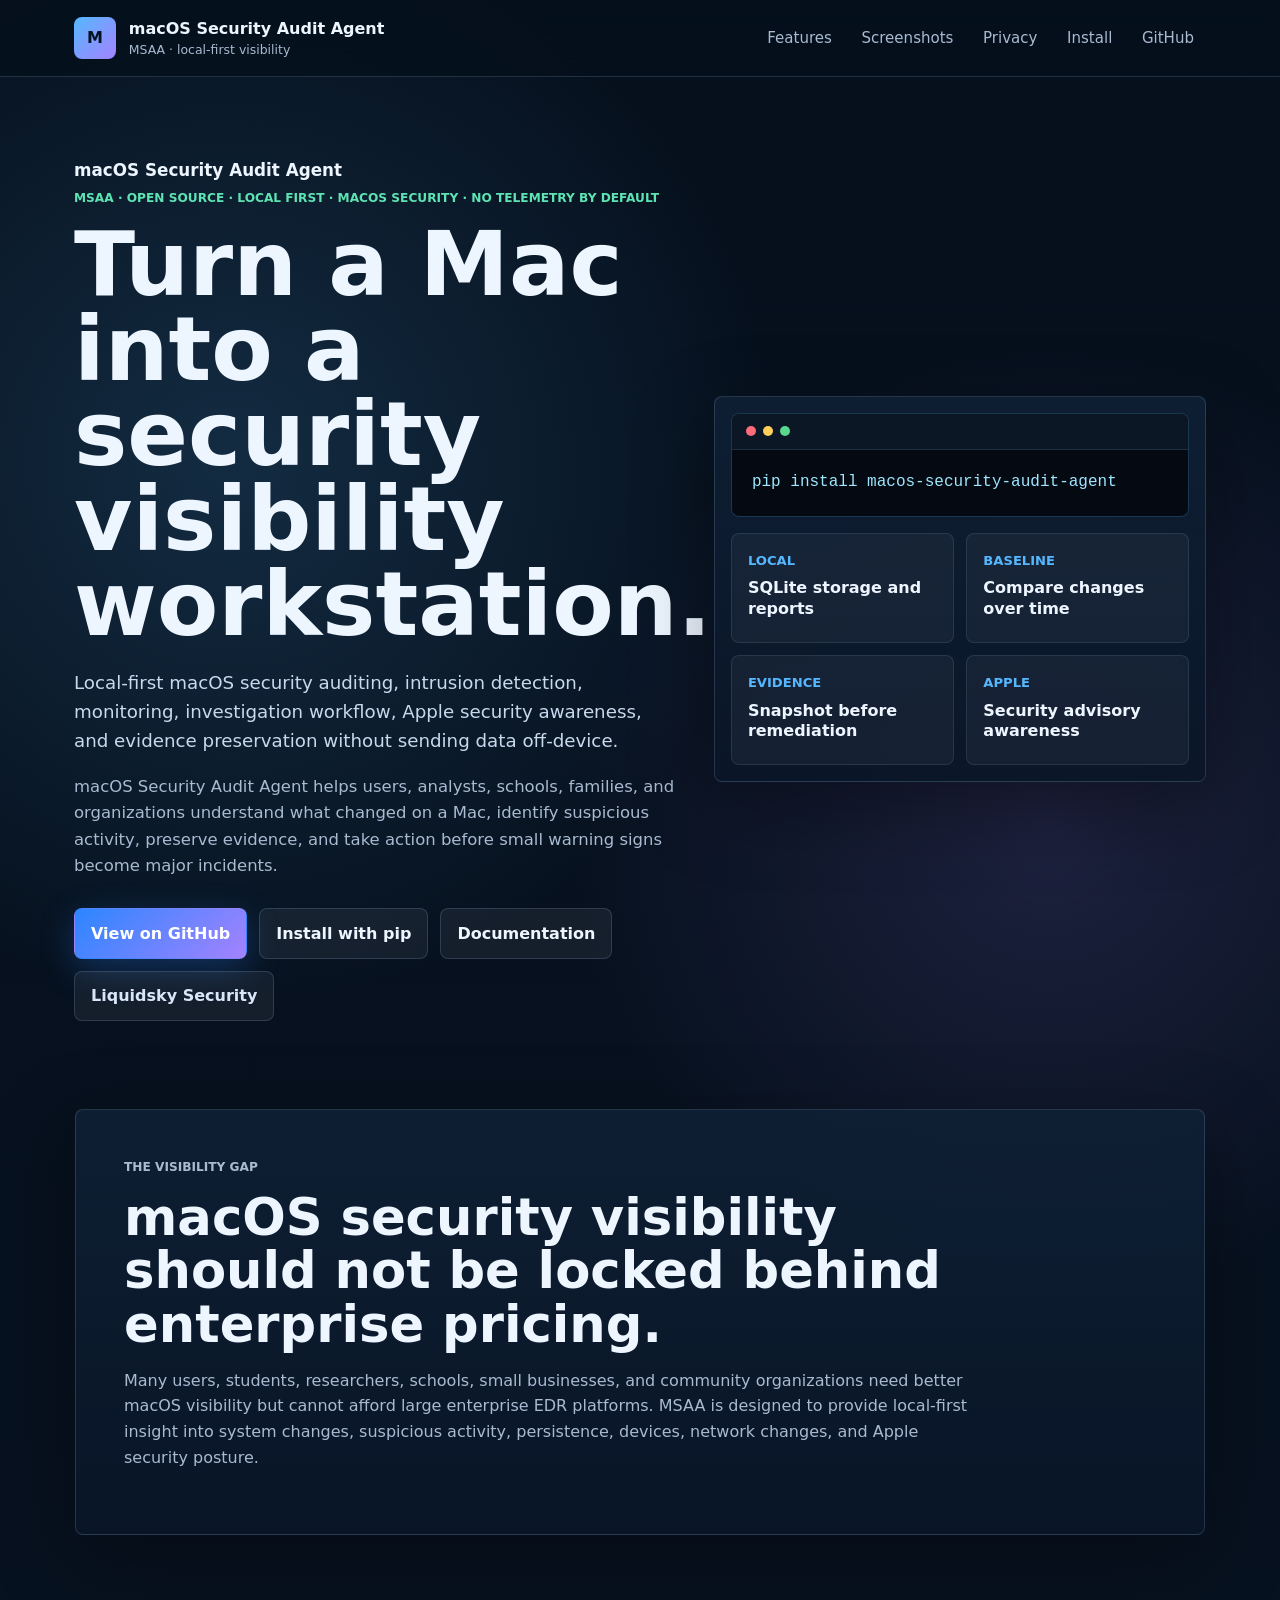
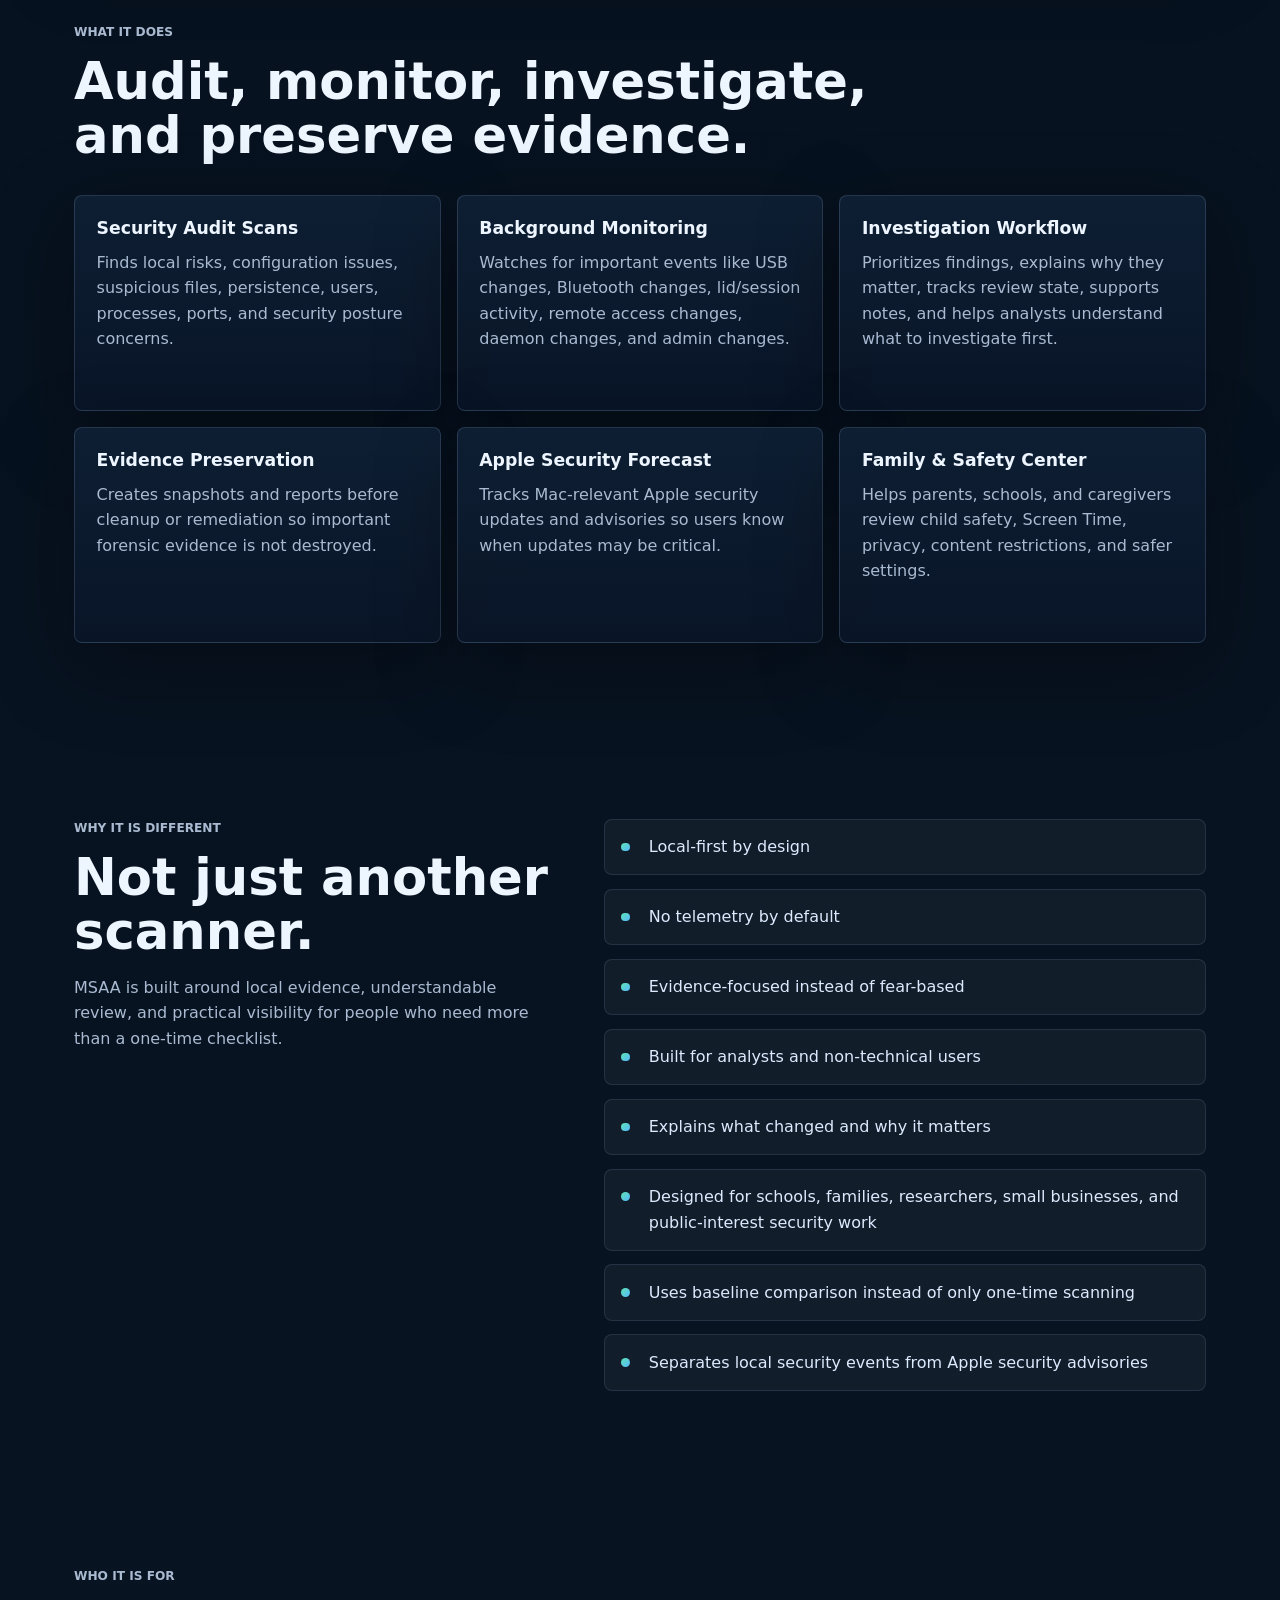
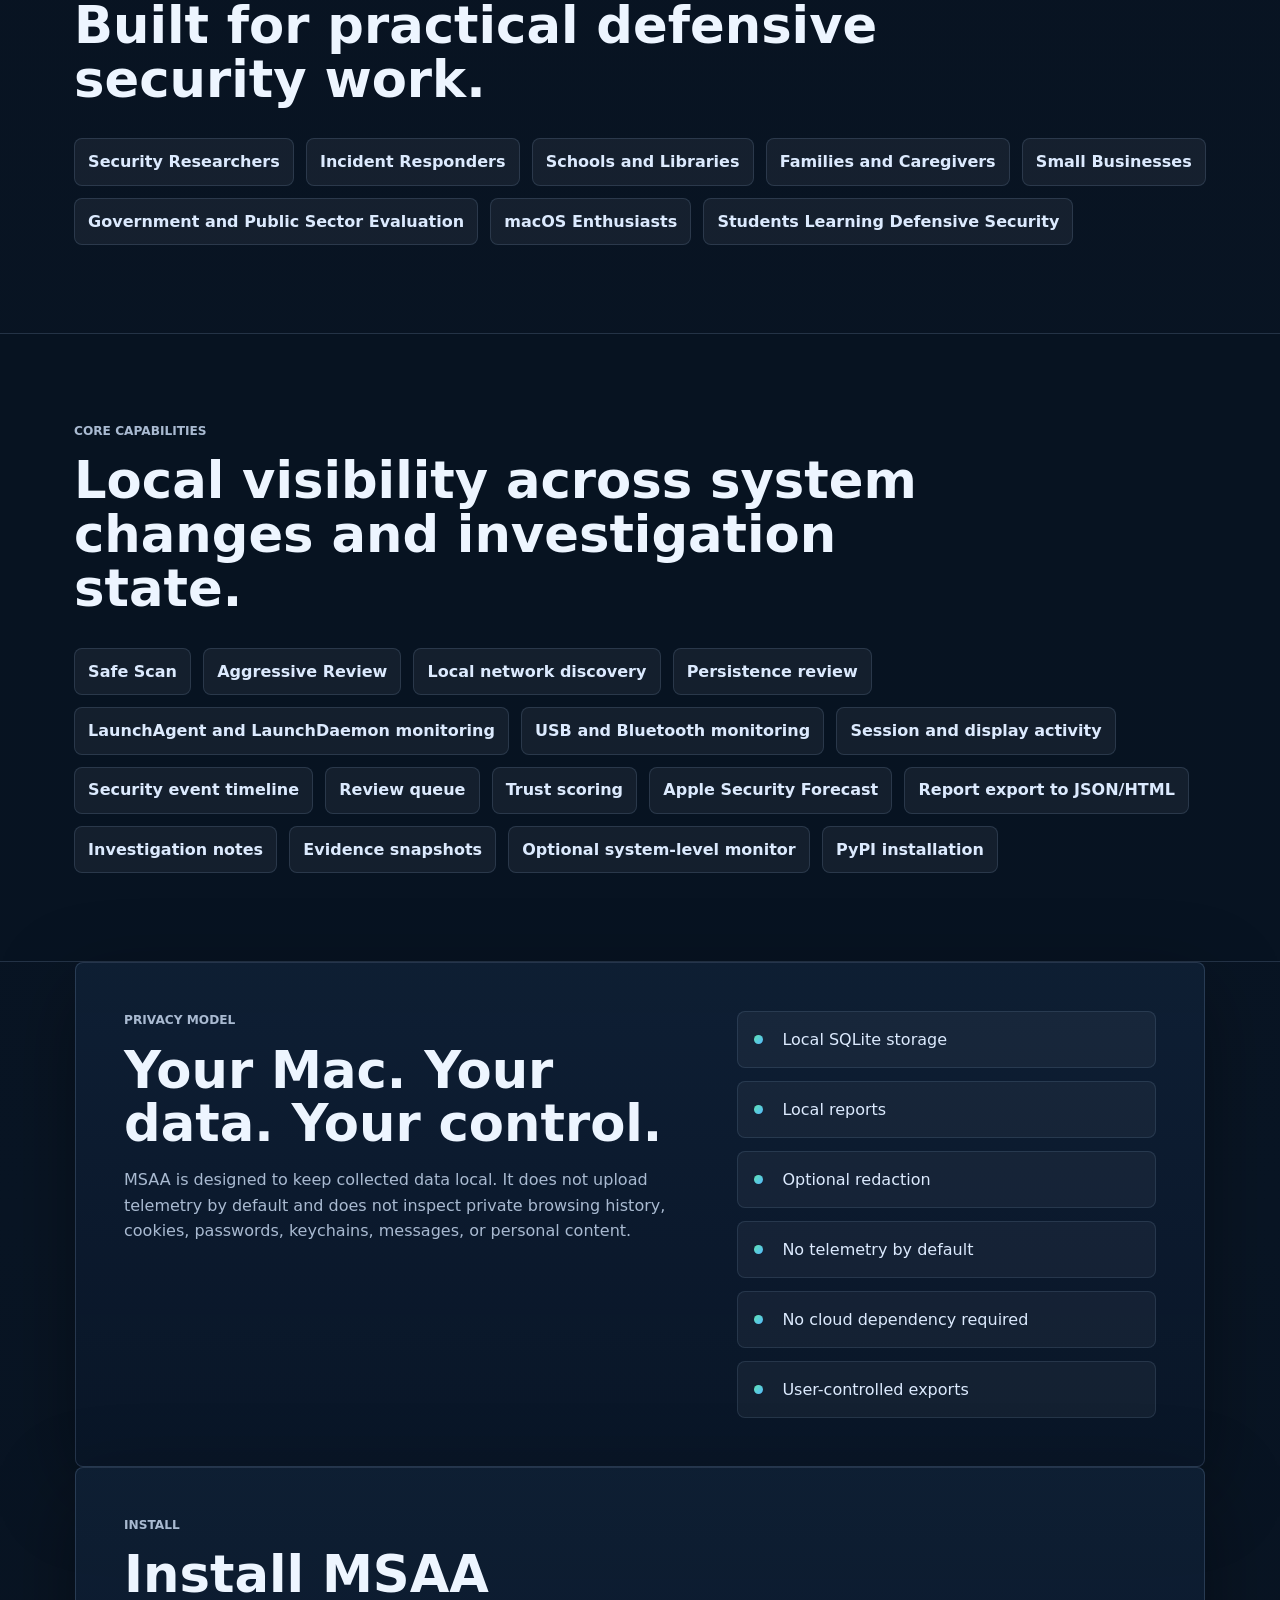
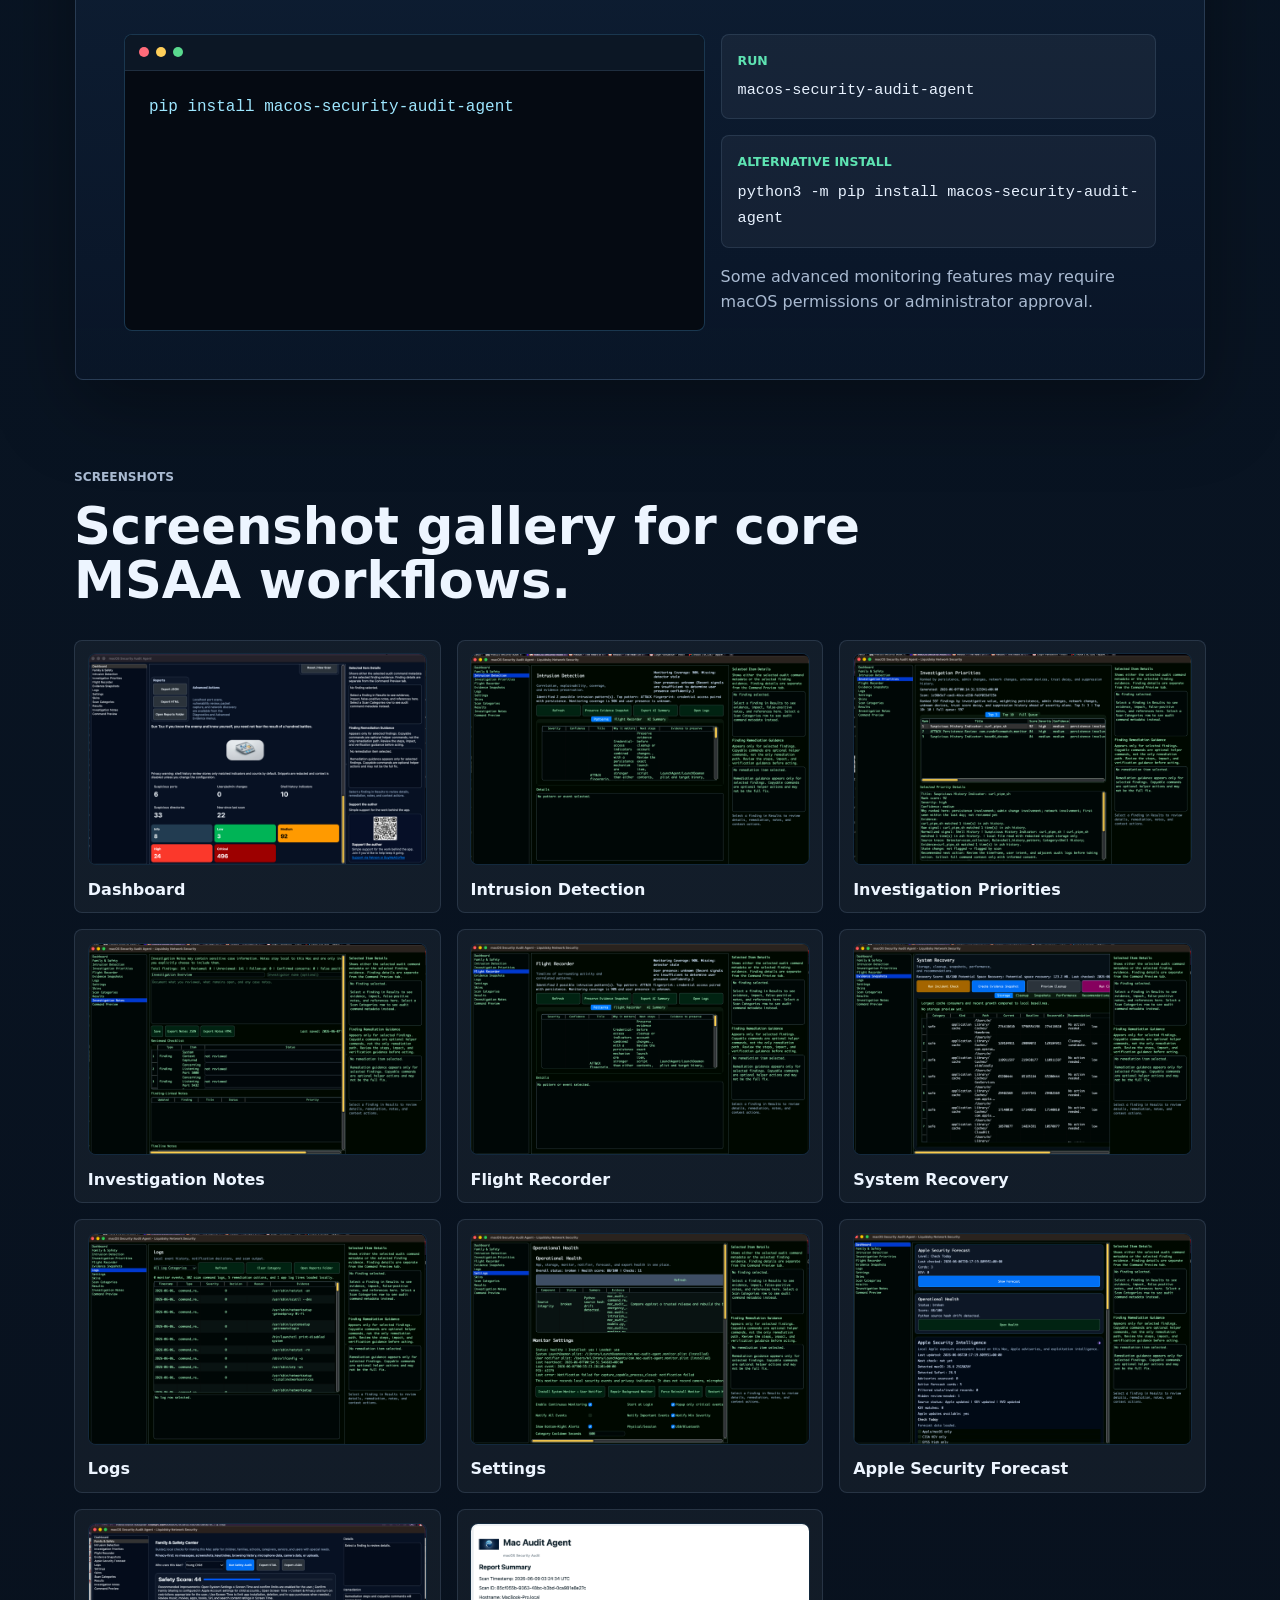
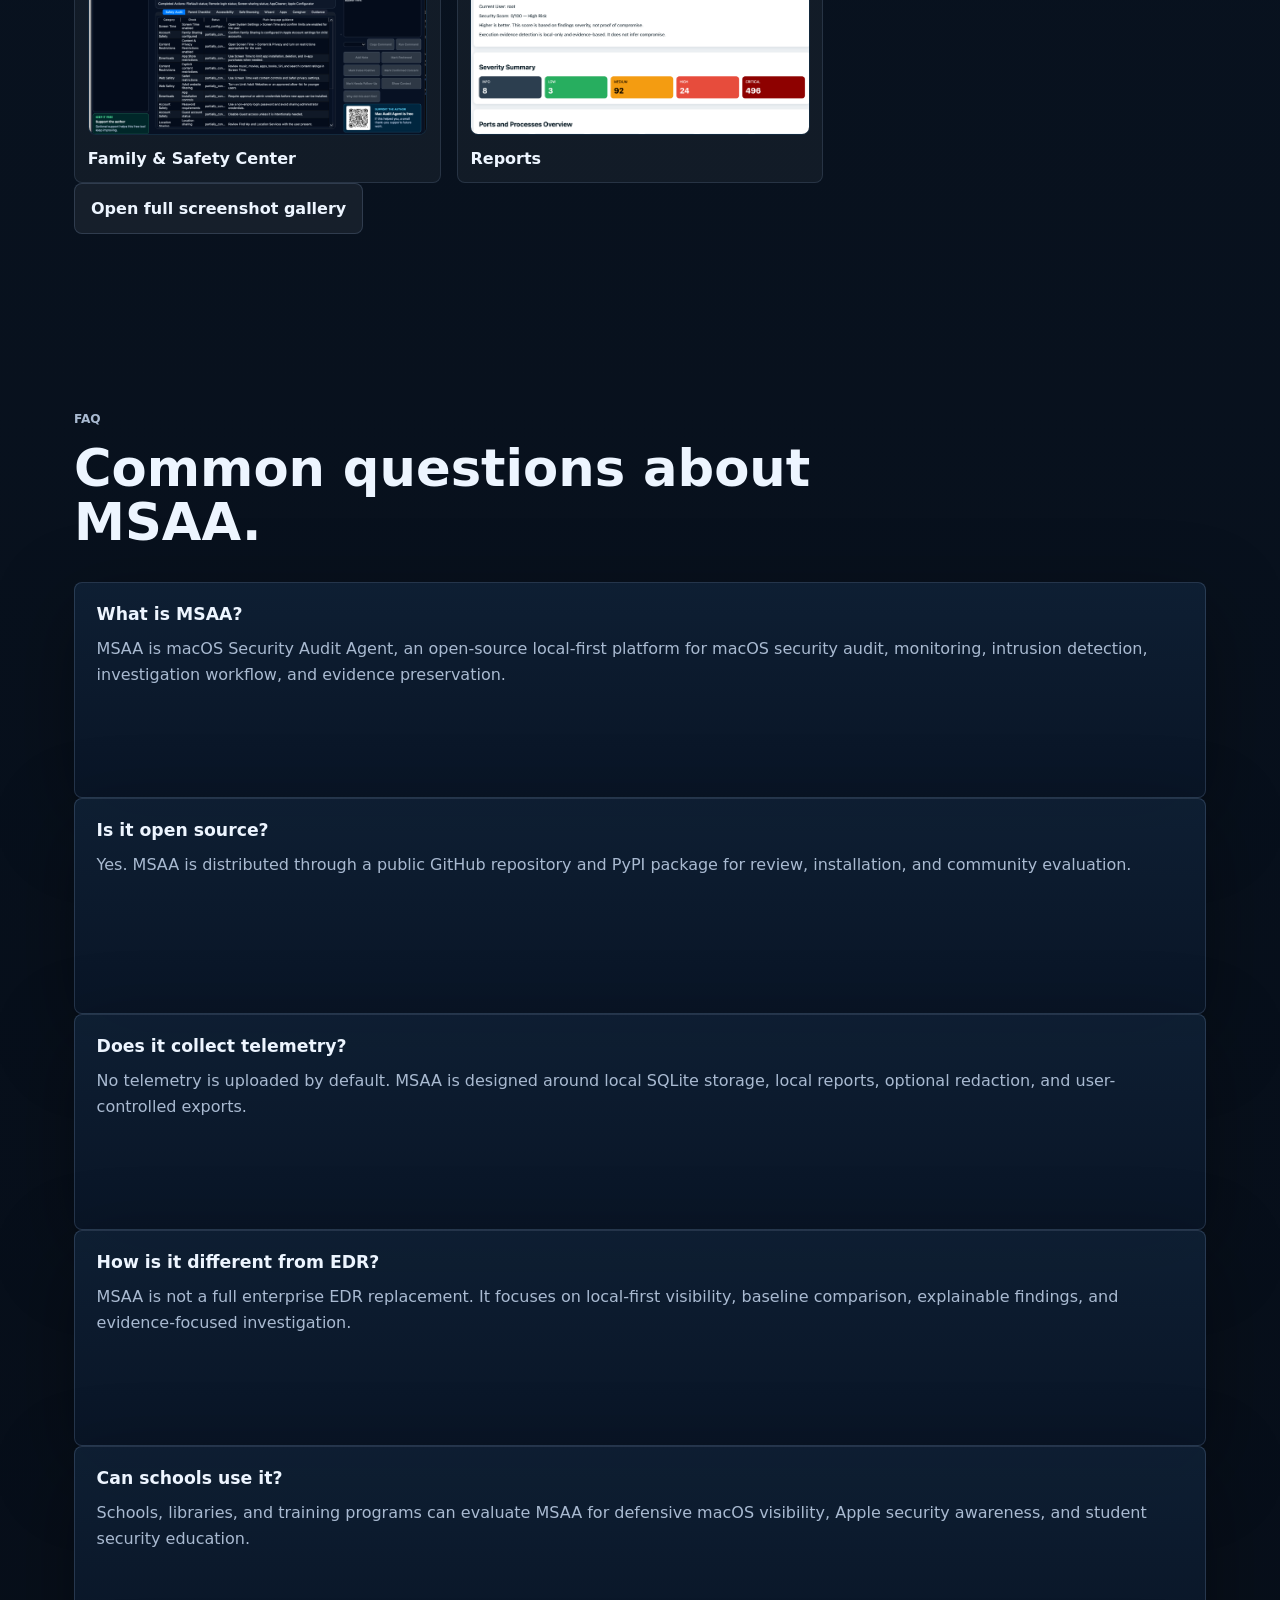
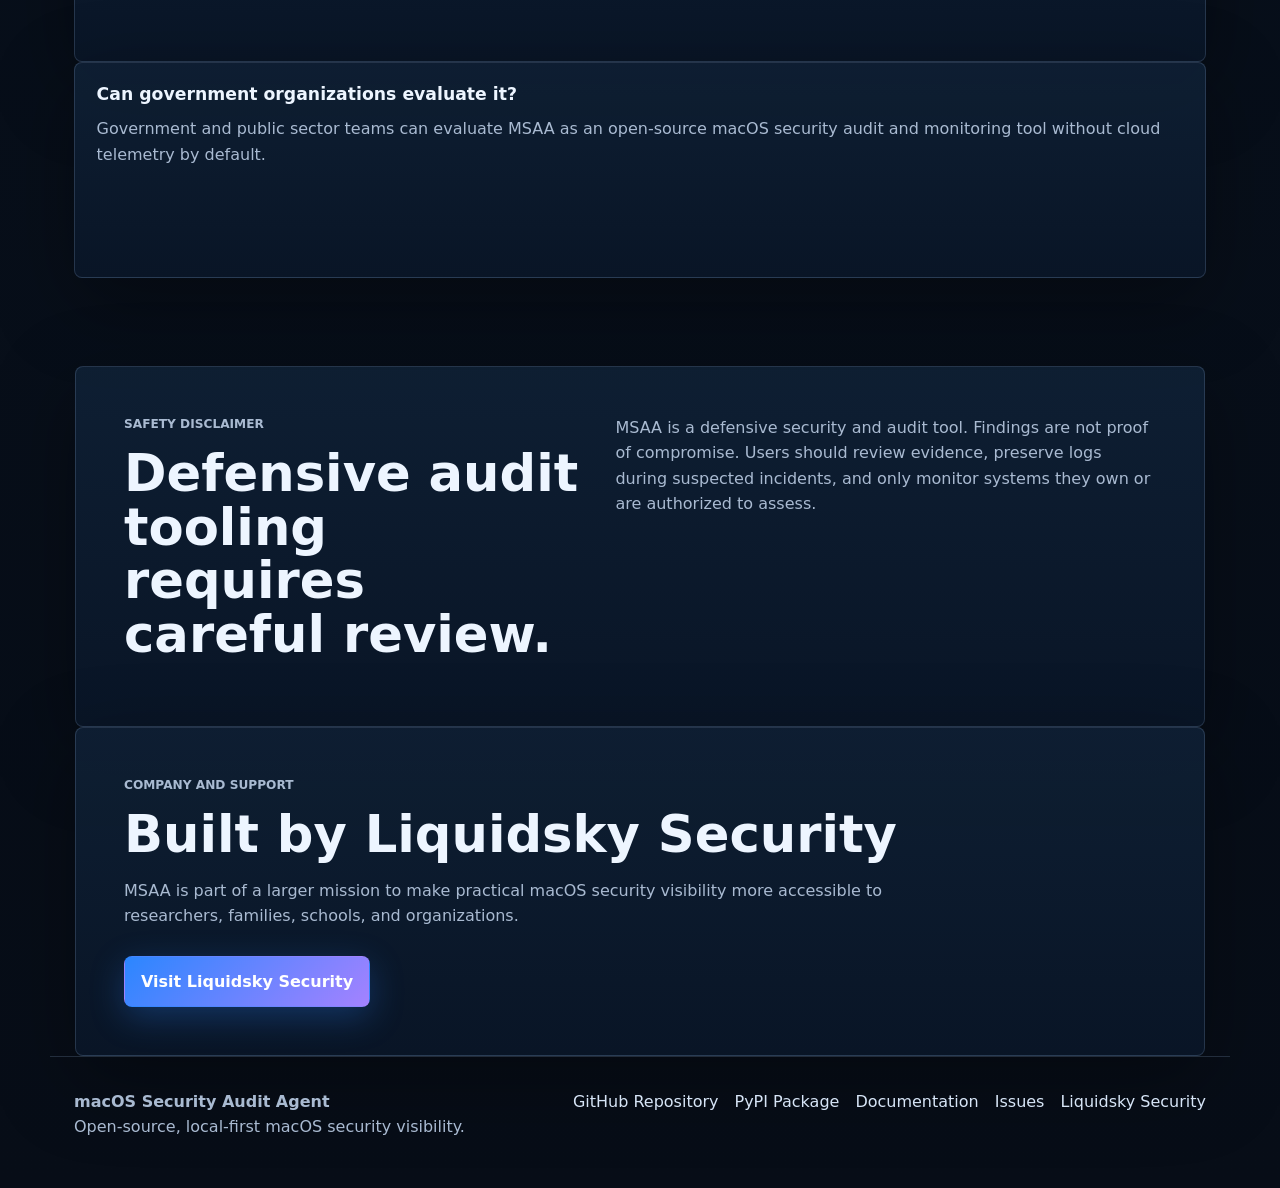
<file: index.html>
<!doctype html>
<html lang="en">
  <head>
    <meta charset="utf-8">
    <meta name="viewport" content="width=device-width, initial-scale=1">
    <title>macOS Security Audit Agent | Local-first macOS security monitoring and investigation</title>
    <meta name="description" content="macOS Security Audit Agent is an open-source local-first macOS security audit, monitoring, intrusion detection, and incident response tool for analysts, schools, families, researchers, and organizations.">
    <meta name="keywords" content="macOS intrusion detection, macOS security monitoring, macOS security audit, macOS incident response, macOS EDR alternative, Apple security monitoring, macOS persistence detection, macOS forensics, Apple security forecast, Mac security tool, open source macOS security">
    <link rel="canonical" href="https://fuzzlove.github.io/macOS-Audit-Agent/">
    <meta property="og:title" content="macOS Security Audit Agent | Local-first macOS security monitoring and investigation">
    <meta property="og:description" content="Open-source local-first macOS security audit, monitoring, intrusion detection, and investigation workflow for analysts, schools, families, researchers, and organizations.">
    <meta property="og:type" content="website">
    <meta property="og:url" content="https://fuzzlove.github.io/macOS-Audit-Agent/">
    <meta property="og:image" content="https://fuzzlove.github.io/macOS-Audit-Agent/assets/images/dashboard.png">
    <meta property="og:site_name" content="macOS Security Audit Agent">
    <meta name="twitter:card" content="summary_large_image">
    <meta name="twitter:title" content="macOS Security Audit Agent | Local-first macOS security monitoring and investigation">
    <meta name="twitter:description" content="Turn a Mac into a security visibility workstation with open-source macOS auditing, monitoring, investigation, and evidence preservation.">
    <meta name="twitter:image" content="https://fuzzlove.github.io/macOS-Audit-Agent/assets/images/dashboard.png">
    <meta name="theme-color" content="#07111f">
    <link rel="stylesheet" href="assets/styles.css">
    <script type="application/ld+json">
      {
        "@context": "https://schema.org",
        "@type": "SoftwareApplication",
        "name": "macOS Security Audit Agent",
        "alternateName": "MSAA",
        "applicationCategory": "SecurityApplication",
        "operatingSystem": "macOS",
        "softwareVersion": "Open source",
        "description": "macOS Security Audit Agent is an open-source local-first macOS security audit, monitoring, intrusion detection, and incident response tool for analysts, schools, families, researchers, and organizations.",
        "url": "https://fuzzlove.github.io/macOS-Audit-Agent/",
        "downloadUrl": "https://pypi.org/project/macos-security-audit-agent/",
        "installUrl": "https://pypi.org/project/macos-security-audit-agent/",
        "codeRepository": "https://github.com/fuzzlove/macOS-Audit-Agent",
        "image": "https://fuzzlove.github.io/macOS-Audit-Agent/assets/images/dashboard.png",
        "isAccessibleForFree": true,
        "license": "https://github.com/fuzzlove/macOS-Audit-Agent",
        "publisher": {
          "@type": "Organization",
          "name": "Liquidsky Security",
          "url": "https://liquidskysecurity.com"
        },
        "offers": {
          "@type": "Offer",
          "price": "0",
          "priceCurrency": "USD"
        }
      }
    </script>
    <script type="application/ld+json">
      {
        "@context": "https://schema.org",
        "@type": "FAQPage",
        "mainEntity": [
          {
            "@type": "Question",
            "name": "What is MSAA?",
            "acceptedAnswer": {
              "@type": "Answer",
              "text": "MSAA, or macOS Security Audit Agent, is an open-source local-first platform for macOS security auditing, monitoring, intrusion detection, investigation workflow, and evidence preservation."
            }
          },
          {
            "@type": "Question",
            "name": "Is it open source?",
            "acceptedAnswer": {
              "@type": "Answer",
              "text": "Yes. MSAA is published as an open-source project with a public GitHub repository and PyPI package."
            }
          },
          {
            "@type": "Question",
            "name": "Does it collect telemetry?",
            "acceptedAnswer": {
              "@type": "Answer",
              "text": "MSAA is local-first and does not upload telemetry by default. Reports, notes, and local storage remain under user control."
            }
          },
          {
            "@type": "Question",
            "name": "How is it different from EDR?",
            "acceptedAnswer": {
              "@type": "Answer",
              "text": "MSAA is not positioned as a full enterprise EDR replacement. It focuses on local-first visibility, baseline comparison, explainable findings, evidence snapshots, and practical investigation workflows."
            }
          },
          {
            "@type": "Question",
            "name": "Can schools use it?",
            "acceptedAnswer": {
              "@type": "Answer",
              "text": "Schools, libraries, and learning programs can evaluate MSAA for defensive macOS security visibility, safety review, and student security education on systems they own or are authorized to assess."
            }
          },
          {
            "@type": "Question",
            "name": "Can government organizations evaluate it?",
            "acceptedAnswer": {
              "@type": "Answer",
              "text": "Government and public sector teams can evaluate MSAA as an open-source, local-first macOS audit and monitoring tool without a cloud telemetry dependency by default."
            }
          }
        ]
      }
    </script>
  </head>
  <body>
    <a class="skip-link" href="#main">Skip to content</a>

    <header class="site-header" aria-label="Primary">
      <nav class="nav">
        <a class="brand" href="#" aria-label="macOS Security Audit Agent home">
          <span class="brand-mark" aria-hidden="true">M</span>
          <span>
            <strong>macOS Security Audit Agent</strong>
            <small>MSAA · local-first visibility</small>
          </span>
        </a>
        <div class="nav-links" aria-label="Primary links">
          <a href="features.html">Features</a>
          <a href="screenshots.html">Screenshots</a>
          <a href="privacy.html">Privacy</a>
          <a href="install.html">Install</a>
          <a href="https://github.com/fuzzlove/macOS-Audit-Agent">GitHub</a>
        </div>
      </nav>
    </header>

    <main id="main">
      <section class="hero section">
        <div class="hero-grid">
          <div class="hero-copy">
            <p class="product-name">macOS Security Audit Agent</p>
            <p class="eyebrow">MSAA · Open Source · Local First · macOS Security · No Telemetry by Default</p>
            <h1>Turn a Mac into a security visibility workstation.</h1>
            <p class="subhook">Local-first macOS security auditing, intrusion detection, monitoring, investigation workflow, Apple security awareness, and evidence preservation without sending data off-device.</p>
            <p class="hero-text">macOS Security Audit Agent helps users, analysts, schools, families, and organizations understand what changed on a Mac, identify suspicious activity, preserve evidence, and take action before small warning signs become major incidents.</p>

            <div class="button-row" aria-label="Primary actions">
              <a class="button primary" href="https://github.com/fuzzlove/macOS-Audit-Agent">View on GitHub</a>
              <a class="button" href="#install">Install with pip</a>
              <a class="button" href="https://github.com/fuzzlove/macOS-Audit-Agent#readme">Documentation</a>
              <a class="button ghost" href="https://liquidskysecurity.com">Liquidsky Security</a>
            </div>
          </div>

          <aside class="hero-panel" aria-label="Install command and security summary">
            <div class="terminal">
              <div class="terminal-bar" aria-hidden="true">
                <span></span>
                <span></span>
                <span></span>
              </div>
              <pre><code>pip install macos-security-audit-agent</code></pre>
            </div>
            <div class="signal-grid" aria-label="Platform focus">
              <div>
                <span class="metric">Local</span>
                <strong>SQLite storage and reports</strong>
              </div>
              <div>
                <span class="metric">Baseline</span>
                <strong>Compare changes over time</strong>
              </div>
              <div>
                <span class="metric">Evidence</span>
                <strong>Snapshot before remediation</strong>
              </div>
              <div>
                <span class="metric">Apple</span>
                <strong>Security advisory awareness</strong>
              </div>
            </div>
          </aside>
        </div>
      </section>

      <section class="section problem">
        <div class="section-copy">
          <p class="section-kicker">The visibility gap</p>
          <h2>macOS security visibility should not be locked behind enterprise pricing.</h2>
          <p>Many users, students, researchers, schools, small businesses, and community organizations need better macOS visibility but cannot afford large enterprise EDR platforms. MSAA is designed to provide local-first insight into system changes, suspicious activity, persistence, devices, network changes, and Apple security posture.</p>
        </div>
      </section>

      <section class="section" id="what-it-does">
        <div class="section-heading">
          <p class="section-kicker">What it does</p>
          <h2>Audit, monitor, investigate, and preserve evidence.</h2>
        </div>
        <div class="card-grid feature-grid">
          <article class="card">
            <h3>Security Audit Scans</h3>
            <p>Finds local risks, configuration issues, suspicious files, persistence, users, processes, ports, and security posture concerns.</p>
          </article>
          <article class="card">
            <h3>Background Monitoring</h3>
            <p>Watches for important events like USB changes, Bluetooth changes, lid/session activity, remote access changes, daemon changes, and admin changes.</p>
          </article>
          <article class="card">
            <h3>Investigation Workflow</h3>
            <p>Prioritizes findings, explains why they matter, tracks review state, supports notes, and helps analysts understand what to investigate first.</p>
          </article>
          <article class="card">
            <h3>Evidence Preservation</h3>
            <p>Creates snapshots and reports before cleanup or remediation so important forensic evidence is not destroyed.</p>
          </article>
          <article class="card">
            <h3>Apple Security Forecast</h3>
            <p>Tracks Mac-relevant Apple security updates and advisories so users know when updates may be critical.</p>
          </article>
          <article class="card">
            <h3>Family &amp; Safety Center</h3>
            <p>Helps parents, schools, and caregivers review child safety, Screen Time, privacy, content restrictions, and safer settings.</p>
          </article>
        </div>
      </section>

      <section class="section split-section" id="different">
        <div class="section-copy">
          <p class="section-kicker">Why it is different</p>
          <h2>Not just another scanner.</h2>
          <p>MSAA is built around local evidence, understandable review, and practical visibility for people who need more than a one-time checklist.</p>
        </div>
        <ul class="check-list">
          <li>Local-first by design</li>
          <li>No telemetry by default</li>
          <li>Evidence-focused instead of fear-based</li>
          <li>Built for analysts and non-technical users</li>
          <li>Explains what changed and why it matters</li>
          <li>Designed for schools, families, researchers, small businesses, and public-interest security work</li>
          <li>Uses baseline comparison instead of only one-time scanning</li>
          <li>Separates local security events from Apple security advisories</li>
        </ul>
      </section>

      <section class="section" id="use-cases">
        <div class="section-heading">
          <p class="section-kicker">Who it is for</p>
          <h2>Built for practical defensive security work.</h2>
        </div>
        <div class="use-case-grid">
          <span>Security Researchers</span>
          <span>Incident Responders</span>
          <span>Schools and Libraries</span>
          <span>Families and Caregivers</span>
          <span>Small Businesses</span>
          <span>Government and Public Sector Evaluation</span>
          <span>macOS Enthusiasts</span>
          <span>Students Learning Defensive Security</span>
        </div>
      </section>

      <section class="section capabilities" id="capabilities">
        <div class="section-heading">
          <p class="section-kicker">Core capabilities</p>
          <h2>Local visibility across system changes and investigation state.</h2>
        </div>
        <div class="capability-list">
          <span>Safe Scan</span>
          <span>Aggressive Review</span>
          <span>Local network discovery</span>
          <span>Persistence review</span>
          <span>LaunchAgent and LaunchDaemon monitoring</span>
          <span>USB and Bluetooth monitoring</span>
          <span>Session and display activity</span>
          <span>Security event timeline</span>
          <span>Review queue</span>
          <span>Trust scoring</span>
          <span>Apple Security Forecast</span>
          <span>Report export to JSON/HTML</span>
          <span>Investigation notes</span>
          <span>Evidence snapshots</span>
          <span>Optional system-level monitor</span>
          <span>PyPI installation</span>
        </div>
      </section>

      <section class="section privacy" id="privacy">
        <div class="section-copy">
          <p class="section-kicker">Privacy model</p>
          <h2>Your Mac. Your data. Your control.</h2>
          <p>MSAA is designed to keep collected data local. It does not upload telemetry by default and does not inspect private browsing history, cookies, passwords, keychains, messages, or personal content.</p>
        </div>
        <ul class="privacy-list" aria-label="Privacy features">
          <li>Local SQLite storage</li>
          <li>Local reports</li>
          <li>Optional redaction</li>
          <li>No telemetry by default</li>
          <li>No cloud dependency required</li>
          <li>User-controlled exports</li>
        </ul>
      </section>

      <section class="section install" id="install">
        <div class="section-heading">
          <p class="section-kicker">Install</p>
          <h2>Install MSAA</h2>
        </div>
        <div class="install-grid">
          <div class="terminal large">
            <div class="terminal-bar" aria-hidden="true">
              <span></span>
              <span></span>
              <span></span>
            </div>
            <pre><code>pip install macos-security-audit-agent</code></pre>
          </div>
          <div class="command-stack">
            <div>
              <span>Run</span>
              <code>macos-security-audit-agent</code>
            </div>
            <div>
              <span>Alternative install</span>
              <code>python3 -m pip install macos-security-audit-agent</code>
            </div>
            <p>Some advanced monitoring features may require macOS permissions or administrator approval.</p>
          </div>
        </div>
      </section>

      <section class="section" id="screenshots">
        <div class="section-heading">
          <p class="section-kicker">Screenshots</p>
          <h2>Screenshot gallery for core MSAA workflows.</h2>
        </div>
        <div class="screenshot-grid">
          <article class="screenshot-card">
            <div class="screenshot-frame real-shot">
              <img src="assets/images/dashboard.png" alt="Dashboard view in macOS Security Audit Agent">
            </div>
            <h3>Dashboard</h3>
          </article>
          <article class="screenshot-card">
            <div class="screenshot-frame real-shot">
              <img src="assets/images/intrusion-detection.png" alt="Intrusion Detection monitoring view in macOS Security Audit Agent">
            </div>
            <h3>Intrusion Detection</h3>
          </article>
          <article class="screenshot-card">
            <div class="screenshot-frame real-shot">
              <img src="assets/images/investigation-priorities.png" alt="Investigation Priorities workflow view in macOS Security Audit Agent">
            </div>
            <h3>Investigation Priorities</h3>
          </article>
          <article class="screenshot-card">
            <div class="screenshot-frame real-shot">
              <img src="assets/images/investigation-notes.png" alt="Investigation Notes view in macOS Security Audit Agent">
            </div>
            <h3>Investigation Notes</h3>
          </article>
          <article class="screenshot-card">
            <div class="screenshot-frame real-shot">
              <img src="assets/images/flight-recorder.png" alt="Flight Recorder activity monitoring view in macOS Security Audit Agent">
            </div>
            <h3>Flight Recorder</h3>
          </article>
          <article class="screenshot-card">
            <div class="screenshot-frame real-shot">
              <img src="assets/images/system-recovery.png" alt="System Recovery view in macOS Security Audit Agent">
            </div>
            <h3>System Recovery</h3>
          </article>
          <article class="screenshot-card">
            <div class="screenshot-frame real-shot">
              <img src="assets/images/logs.png" alt="Logs view in macOS Security Audit Agent">
            </div>
            <h3>Logs</h3>
          </article>
          <article class="screenshot-card">
            <div class="screenshot-frame real-shot">
              <img src="assets/images/settings.png" alt="Settings and monitor configuration view in macOS Security Audit Agent">
            </div>
            <h3>Settings</h3>
          </article>
          <article class="screenshot-card">
            <div class="screenshot-frame real-shot">
              <img src="assets/images/apple-security-forecast.png" alt="Apple Security Forecast view in macOS Security Audit Agent">
            </div>
            <h3>Apple Security Forecast</h3>
          </article>
          <article class="screenshot-card">
            <div class="screenshot-frame real-shot">
              <img src="assets/images/family-safety-center.png" alt="Family and Safety Center view in macOS Security Audit Agent">
            </div>
            <h3>Family &amp; Safety Center</h3>
          </article>
          <article class="screenshot-card">
            <div class="screenshot-frame real-shot">
              <img src="assets/images/report.png" alt="HTML report summary exported from macOS Security Audit Agent">
            </div>
            <h3>Reports</h3>
          </article>
        </div>
        <div class="section-action">
          <a class="button" href="screenshots.html">Open full screenshot gallery</a>
        </div>
      </section>

      <section class="section faq" id="faq">
        <div class="section-heading">
          <p class="section-kicker">FAQ</p>
          <h2>Common questions about MSAA.</h2>
        </div>
        <div class="faq-grid">
          <article class="card">
            <h3>What is MSAA?</h3>
            <p>MSAA is macOS Security Audit Agent, an open-source local-first platform for macOS security audit, monitoring, intrusion detection, investigation workflow, and evidence preservation.</p>
          </article>
          <article class="card">
            <h3>Is it open source?</h3>
            <p>Yes. MSAA is distributed through a public GitHub repository and PyPI package for review, installation, and community evaluation.</p>
          </article>
          <article class="card">
            <h3>Does it collect telemetry?</h3>
            <p>No telemetry is uploaded by default. MSAA is designed around local SQLite storage, local reports, optional redaction, and user-controlled exports.</p>
          </article>
          <article class="card">
            <h3>How is it different from EDR?</h3>
            <p>MSAA is not a full enterprise EDR replacement. It focuses on local-first visibility, baseline comparison, explainable findings, and evidence-focused investigation.</p>
          </article>
          <article class="card">
            <h3>Can schools use it?</h3>
            <p>Schools, libraries, and training programs can evaluate MSAA for defensive macOS visibility, Apple security awareness, and student security education.</p>
          </article>
          <article class="card">
            <h3>Can government organizations evaluate it?</h3>
            <p>Government and public sector teams can evaluate MSAA as an open-source macOS security audit and monitoring tool without cloud telemetry by default.</p>
          </article>
        </div>
      </section>

      <section class="section disclaimer" id="safety">
        <div>
          <p class="section-kicker">Safety disclaimer</p>
          <h2>Defensive audit tooling requires careful review.</h2>
        </div>
        <p>MSAA is a defensive security and audit tool. Findings are not proof of compromise. Users should review evidence, preserve logs during suspected incidents, and only monitor systems they own or are authorized to assess.</p>
      </section>

      <section class="section company">
        <div class="section-copy">
          <p class="section-kicker">Company and support</p>
          <h2>Built by Liquidsky Security</h2>
          <p>MSAA is part of a larger mission to make practical macOS security visibility more accessible to researchers, families, schools, and organizations.</p>
          <a class="button primary" href="https://liquidskysecurity.com">Visit Liquidsky Security</a>
        </div>
      </section>
    </main>

    <footer class="footer">
      <div>
        <strong>macOS Security Audit Agent</strong>
        <span>Open-source, local-first macOS security visibility.</span>
      </div>
      <nav aria-label="Footer links">
        <a href="https://github.com/fuzzlove/macOS-Audit-Agent">GitHub Repository</a>
        <a href="https://pypi.org/project/macos-security-audit-agent/">PyPI Package</a>
        <a href="https://github.com/fuzzlove/macOS-Audit-Agent#readme">Documentation</a>
        <a href="https://github.com/fuzzlove/macOS-Audit-Agent/issues">Issues</a>
        <a href="https://liquidskysecurity.com">Liquidsky Security</a>
      </nav>
    </footer>
  </body>
</html>
</file>
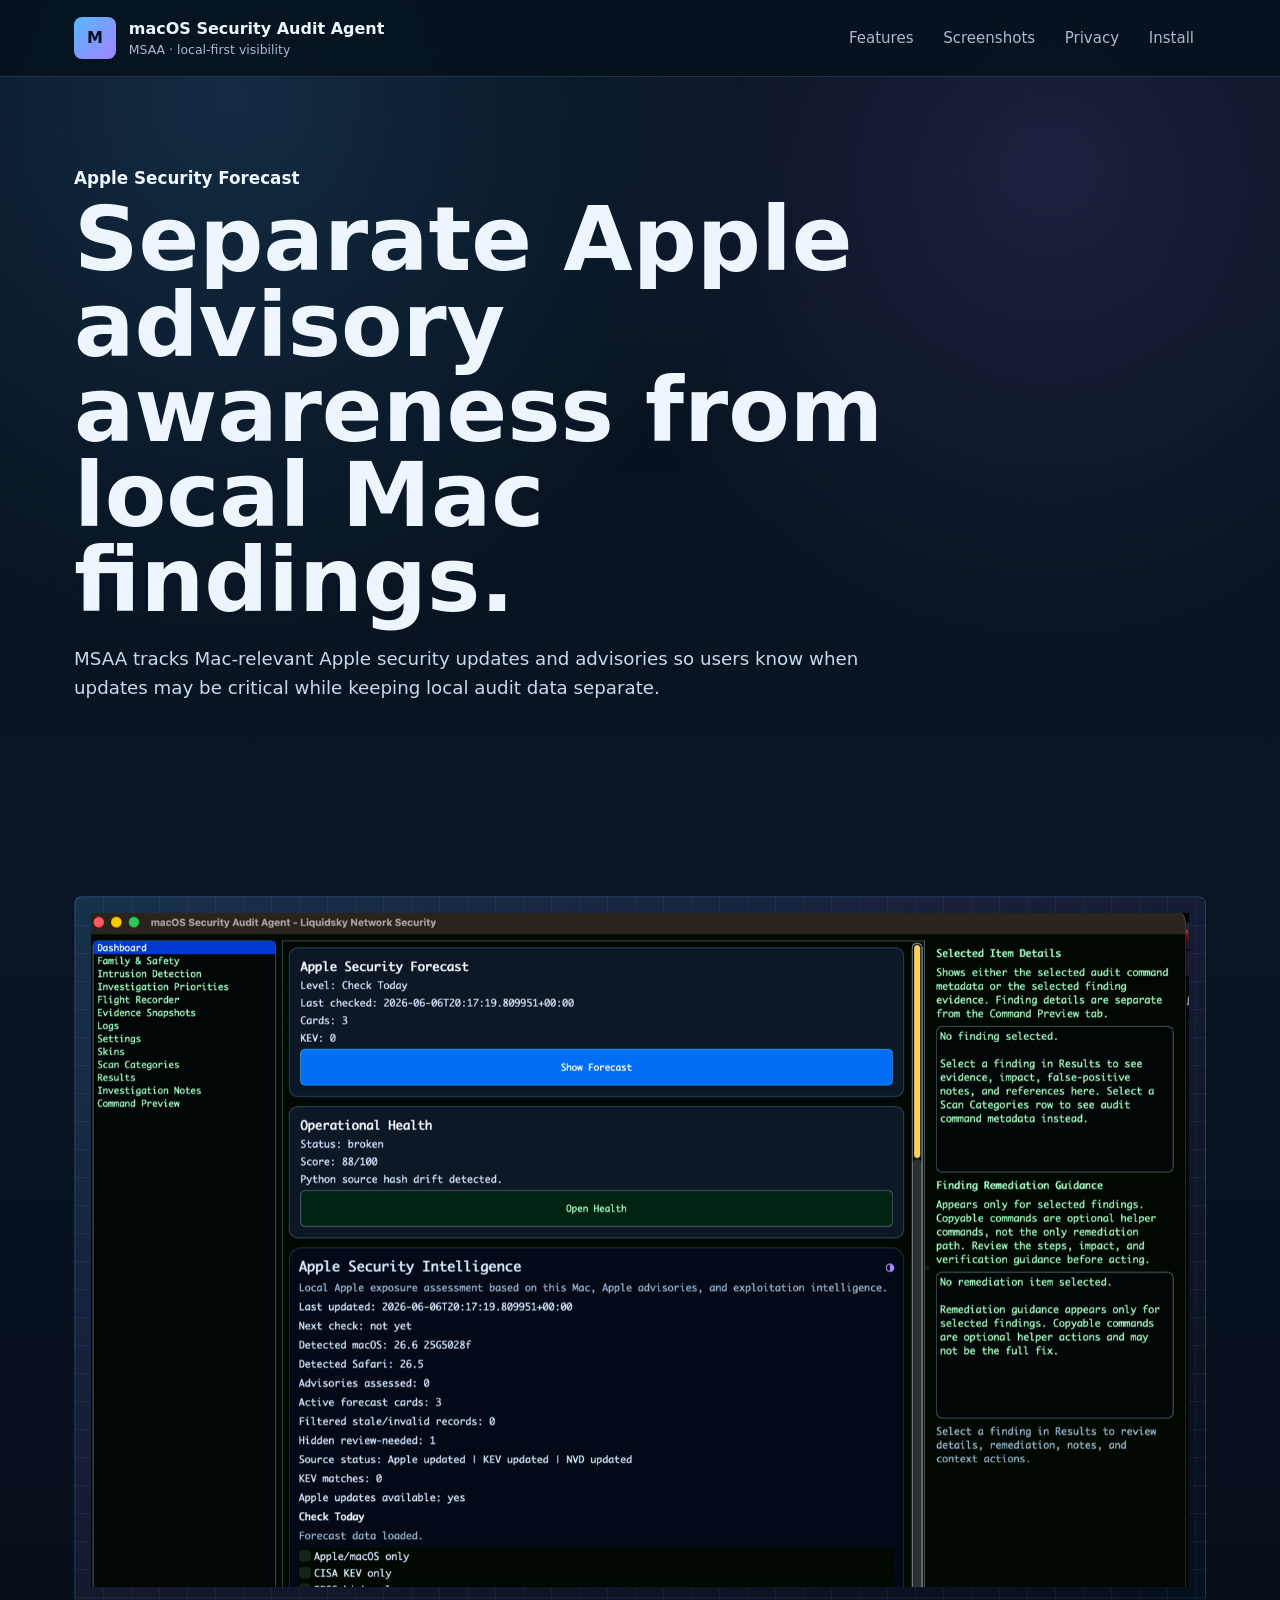
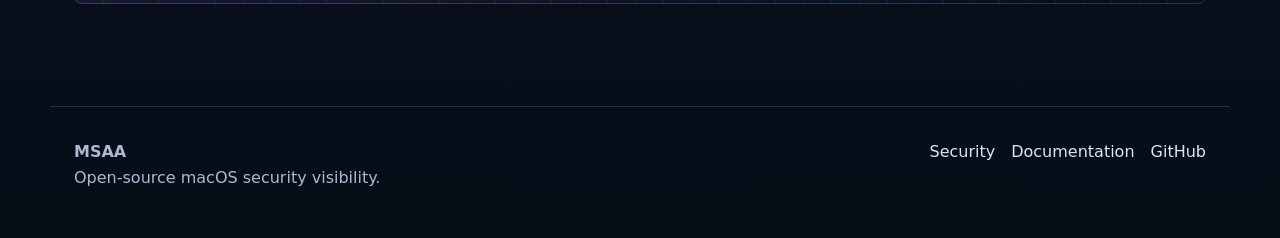
<file: apple-security-forecast.html>
<!doctype html>
<html lang="en">
  <head>
    <meta charset="utf-8">
    <meta name="viewport" content="width=device-width, initial-scale=1">
    <title>Apple Security Forecast | MSAA</title>
    <meta name="description" content="Apple Security Forecast helps MSAA users track Mac-relevant Apple security updates and advisories alongside local macOS security monitoring.">
    <meta name="keywords" content="Apple security monitoring, Apple security forecast, macOS security monitoring, macOS security audit, macOS incident response">
    <link rel="canonical" href="https://fuzzlove.github.io/macOS-Audit-Agent/apple-security-forecast.html">
    <meta property="og:title" content="Apple Security Forecast | MSAA">
    <meta property="og:description" content="Track Mac-relevant Apple security updates and advisories separately from local security findings.">
    <meta property="og:type" content="website">
    <meta property="og:url" content="https://fuzzlove.github.io/macOS-Audit-Agent/apple-security-forecast.html">
    <meta property="og:image" content="https://fuzzlove.github.io/macOS-Audit-Agent/assets/images/apple-security-forecast.png">
    <meta name="twitter:card" content="summary_large_image">
    <meta name="twitter:title" content="Apple Security Forecast | MSAA">
    <meta name="twitter:description" content="Apple security monitoring and update awareness for Mac users.">
    <meta name="twitter:image" content="https://fuzzlove.github.io/macOS-Audit-Agent/assets/images/apple-security-forecast.png">
    <link rel="stylesheet" href="assets/styles.css">
  </head>
  <body>
    <header class="site-header"><nav class="nav"><a class="brand" href="index.html"><span class="brand-mark">M</span><span><strong>macOS Security Audit Agent</strong><small>MSAA · local-first visibility</small></span></a><div class="nav-links"><a href="features.html">Features</a><a href="screenshots.html">Screenshots</a><a href="privacy.html">Privacy</a><a href="install.html">Install</a></div></nav></header>
    <main class="page-main"><section class="section page-hero"><p class="product-name">Apple Security Forecast</p><h1>Separate Apple advisory awareness from local Mac findings.</h1><p class="subhook">MSAA tracks Mac-relevant Apple security updates and advisories so users know when updates may be critical while keeping local audit data separate.</p></section><section class="section"><div class="screenshot-frame page-shot"><img src="assets/images/apple-security-forecast.png" alt="Apple Security Forecast screenshot"></div></section></main>
    <footer class="footer"><div><strong>MSAA</strong><span>Open-source macOS security visibility.</span></div><nav><a href="security.html">Security</a><a href="documentation.html">Documentation</a><a href="https://github.com/fuzzlove/macOS-Audit-Agent">GitHub</a></nav></footer>
  </body>
</html>
</file>
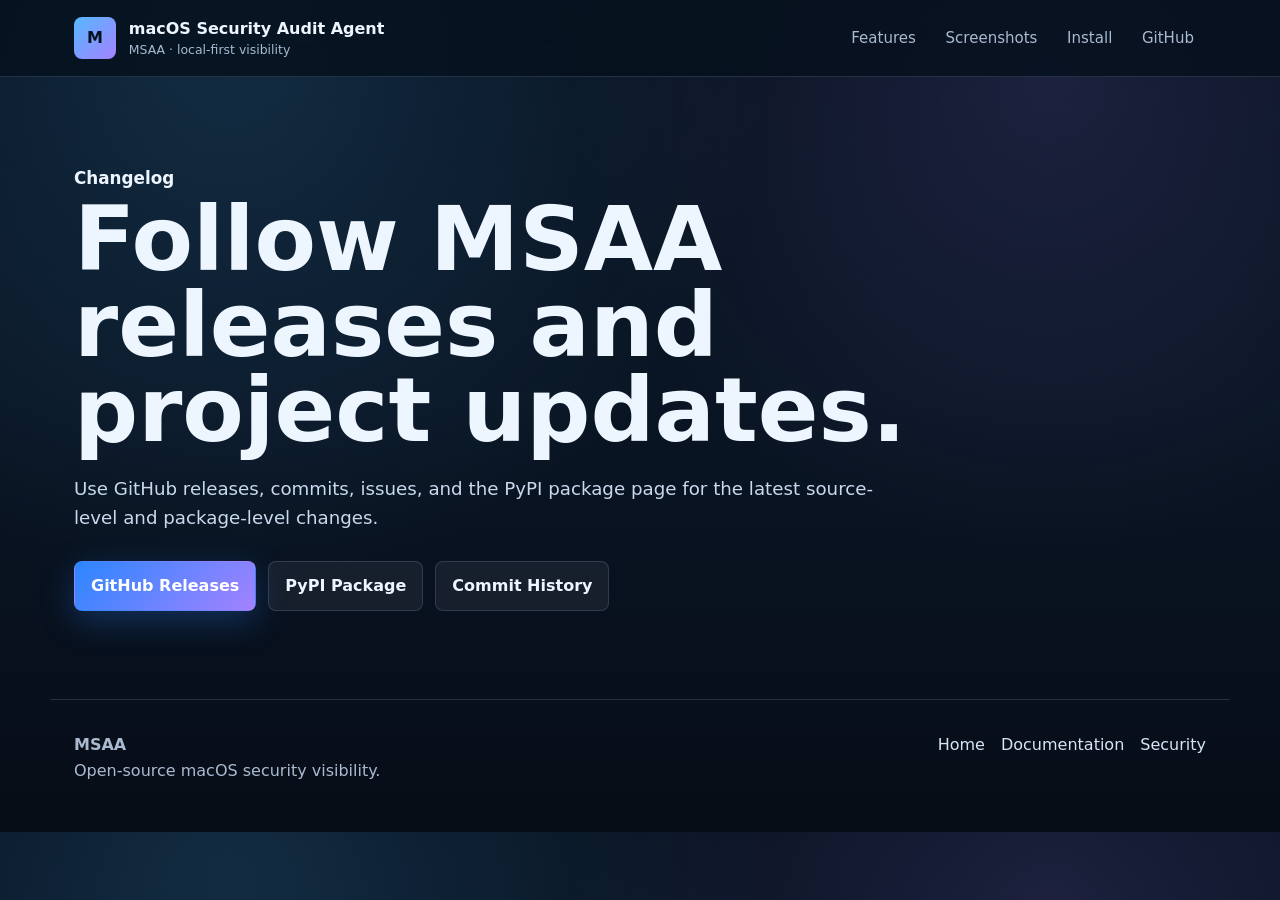
<file: changelog.html>
<!doctype html>
<html lang="en">
  <head>
    <meta charset="utf-8">
    <meta name="viewport" content="width=device-width, initial-scale=1">
    <title>MSAA Changelog | macOS Security Audit Agent</title>
    <meta name="description" content="Track MSAA changes, releases, screenshots, package updates, and GitHub activity for the local-first macOS security audit platform.">
    <meta name="keywords" content="macOS security audit changelog, macOS intrusion detection, macOS security monitoring, macOS incident response, macOS forensics">
    <link rel="canonical" href="https://fuzzlove.github.io/macOS-Audit-Agent/changelog.html">
    <meta property="og:title" content="MSAA Changelog">
    <meta property="og:description" content="Release and project update entry point for macOS Security Audit Agent.">
    <meta property="og:type" content="website">
    <meta property="og:url" content="https://fuzzlove.github.io/macOS-Audit-Agent/changelog.html">
    <meta property="og:image" content="https://fuzzlove.github.io/macOS-Audit-Agent/assets/images/report.png">
    <meta name="twitter:card" content="summary_large_image">
    <meta name="twitter:title" content="MSAA Changelog">
    <meta name="twitter:description" content="Project updates for macOS Security Audit Agent.">
    <meta name="twitter:image" content="https://fuzzlove.github.io/macOS-Audit-Agent/assets/images/report.png">
    <link rel="stylesheet" href="assets/styles.css">
  </head>
  <body>
    <header class="site-header"><nav class="nav"><a class="brand" href="index.html"><span class="brand-mark">M</span><span><strong>macOS Security Audit Agent</strong><small>MSAA · local-first visibility</small></span></a><div class="nav-links"><a href="features.html">Features</a><a href="screenshots.html">Screenshots</a><a href="install.html">Install</a><a href="https://github.com/fuzzlove/macOS-Audit-Agent">GitHub</a></div></nav></header>
    <main class="page-main"><section class="section page-hero"><p class="product-name">Changelog</p><h1>Follow MSAA releases and project updates.</h1><p class="subhook">Use GitHub releases, commits, issues, and the PyPI package page for the latest source-level and package-level changes.</p><div class="button-row"><a class="button primary" href="https://github.com/fuzzlove/macOS-Audit-Agent/releases">GitHub Releases</a><a class="button" href="https://pypi.org/project/macos-security-audit-agent/">PyPI Package</a><a class="button" href="https://github.com/fuzzlove/macOS-Audit-Agent/commits">Commit History</a></div></section></main>
    <footer class="footer"><div><strong>MSAA</strong><span>Open-source macOS security visibility.</span></div><nav><a href="index.html">Home</a><a href="documentation.html">Documentation</a><a href="security.html">Security</a></nav></footer>
  </body>
</html>
</file>
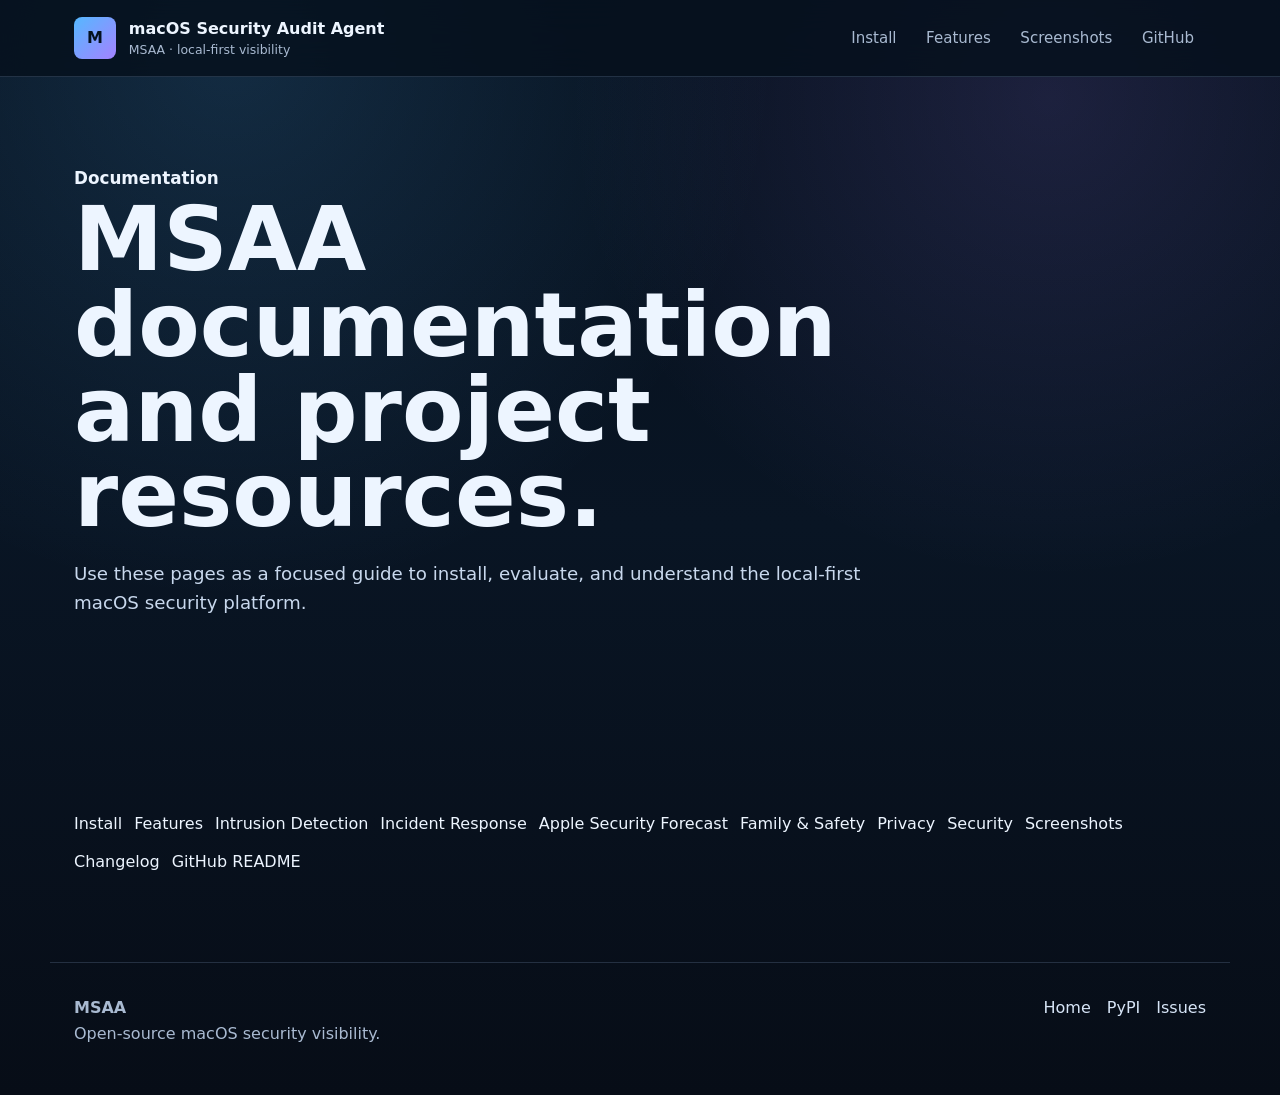
<file: documentation.html>
<!doctype html>
<html lang="en">
  <head>
    <meta charset="utf-8">
    <meta name="viewport" content="width=device-width, initial-scale=1">
    <title>MSAA Documentation | macOS Security Audit Agent</title>
    <meta name="description" content="Documentation entry point for MSAA installation, features, privacy model, screenshots, security guidance, and GitHub project resources.">
    <meta name="keywords" content="macOS security audit documentation, macOS intrusion detection, macOS security monitoring, macOS incident response, macOS forensics">
    <link rel="canonical" href="https://fuzzlove.github.io/macOS-Audit-Agent/documentation.html">
    <meta property="og:title" content="MSAA Documentation | macOS Security Audit Agent">
    <meta property="og:description" content="Find installation, features, privacy, security, screenshots, and repository resources for MSAA.">
    <meta property="og:type" content="website">
    <meta property="og:url" content="https://fuzzlove.github.io/macOS-Audit-Agent/documentation.html">
    <meta property="og:image" content="https://fuzzlove.github.io/macOS-Audit-Agent/assets/images/report.png">
    <meta name="twitter:card" content="summary_large_image">
    <meta name="twitter:title" content="MSAA Documentation">
    <meta name="twitter:description" content="Documentation and resources for macOS Security Audit Agent.">
    <meta name="twitter:image" content="https://fuzzlove.github.io/macOS-Audit-Agent/assets/images/report.png">
    <link rel="stylesheet" href="assets/styles.css">
  </head>
  <body>
    <header class="site-header"><nav class="nav"><a class="brand" href="index.html"><span class="brand-mark">M</span><span><strong>macOS Security Audit Agent</strong><small>MSAA · local-first visibility</small></span></a><div class="nav-links"><a href="install.html">Install</a><a href="features.html">Features</a><a href="screenshots.html">Screenshots</a><a href="https://github.com/fuzzlove/macOS-Audit-Agent">GitHub</a></div></nav></header>
    <main class="page-main">
      <section class="section page-hero"><p class="product-name">Documentation</p><h1>MSAA documentation and project resources.</h1><p class="subhook">Use these pages as a focused guide to install, evaluate, and understand the local-first macOS security platform.</p></section>
      <section class="section"><div class="use-case-grid">
        <a href="install.html">Install</a><a href="features.html">Features</a><a href="intrusion-detection.html">Intrusion Detection</a><a href="incident-response.html">Incident Response</a><a href="apple-security-forecast.html">Apple Security Forecast</a><a href="family-safety.html">Family &amp; Safety</a><a href="privacy.html">Privacy</a><a href="security.html">Security</a><a href="screenshots.html">Screenshots</a><a href="changelog.html">Changelog</a><a href="https://github.com/fuzzlove/macOS-Audit-Agent#readme">GitHub README</a>
      </div></section>
    </main>
    <footer class="footer"><div><strong>MSAA</strong><span>Open-source macOS security visibility.</span></div><nav><a href="index.html">Home</a><a href="https://pypi.org/project/macos-security-audit-agent/">PyPI</a><a href="https://github.com/fuzzlove/macOS-Audit-Agent/issues">Issues</a></nav></footer>
  </body>
</html>
</file>
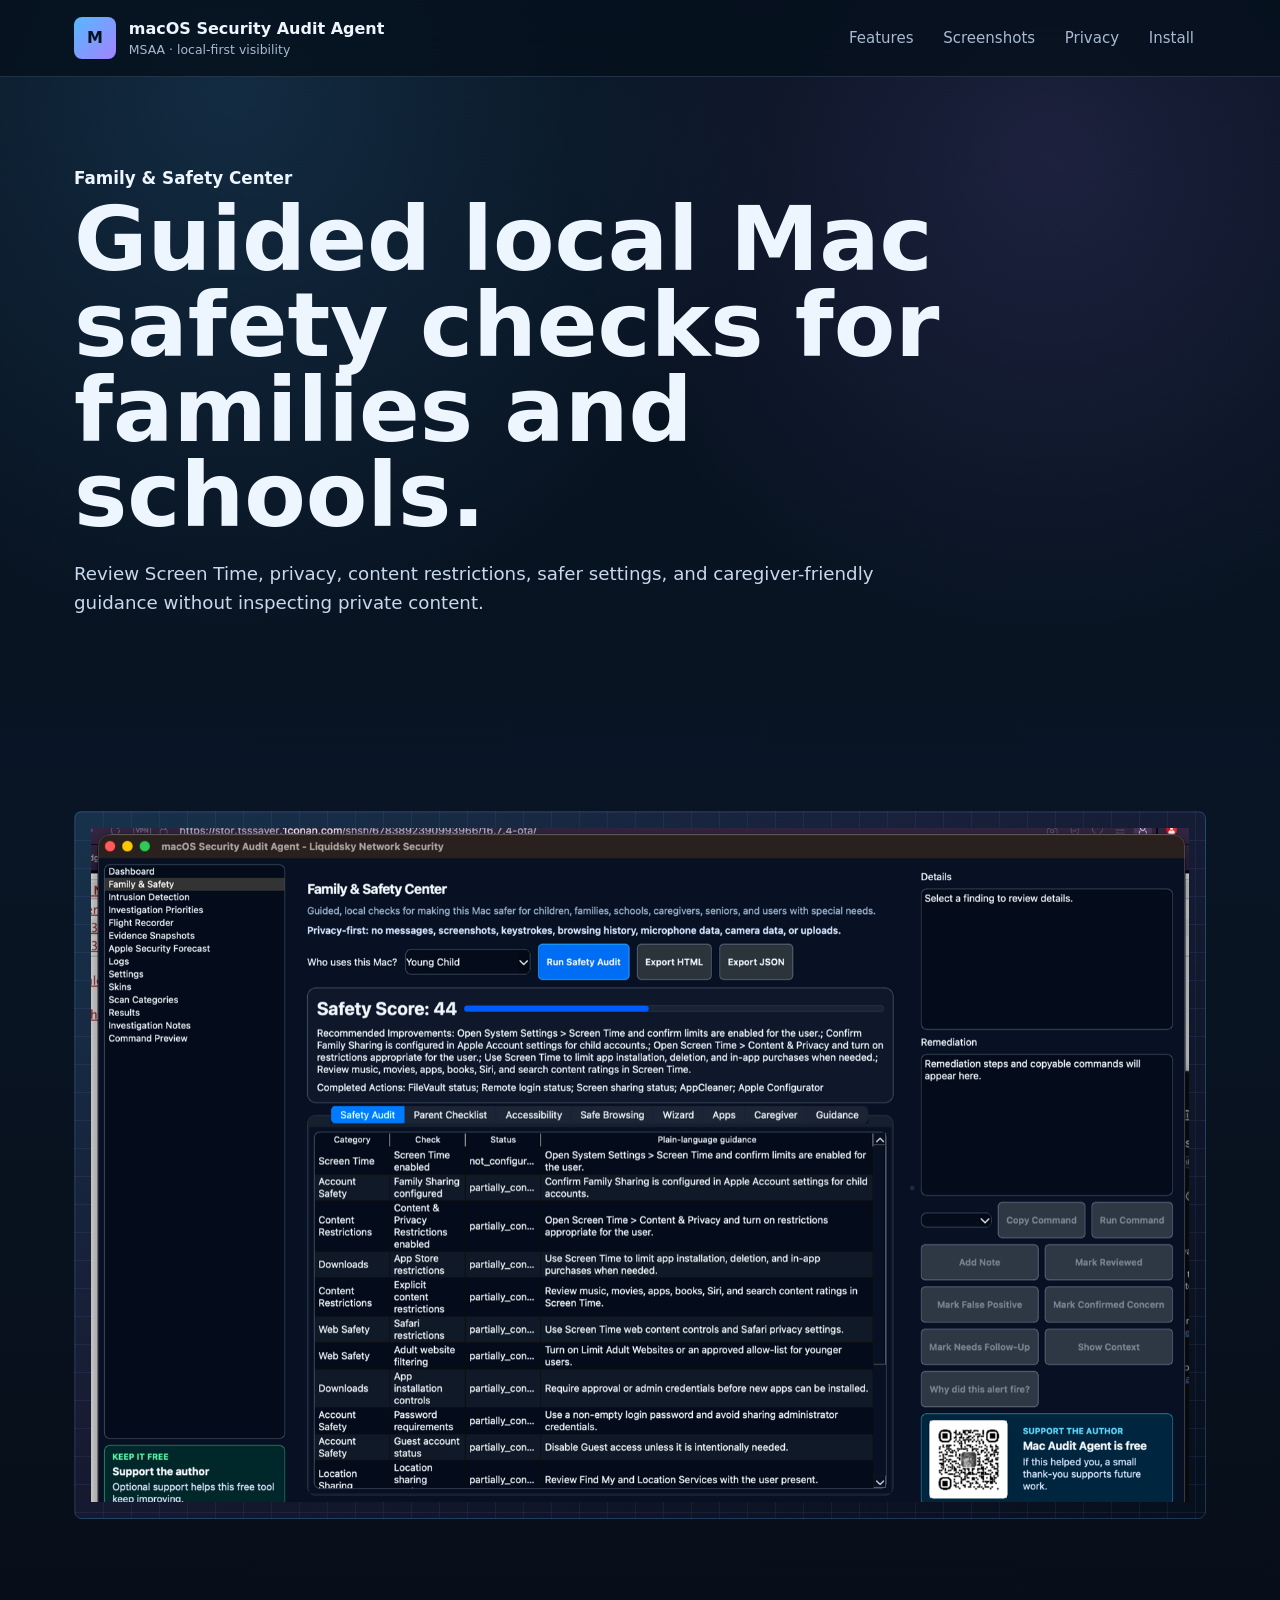
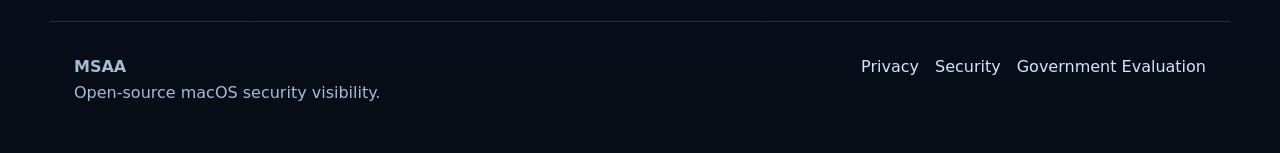
<file: family-safety.html>
<!doctype html>
<html lang="en">
  <head>
    <meta charset="utf-8">
    <meta name="viewport" content="width=device-width, initial-scale=1">
    <title>Family & Safety Center | MSAA</title>
    <meta name="description" content="MSAA Family & Safety Center helps families, schools, and caregivers review safer macOS settings, privacy posture, Screen Time, and child safety controls.">
    <meta name="keywords" content="macOS security audit, Apple security monitoring, macOS security monitoring, family safety Mac, school Mac security">
    <link rel="canonical" href="https://fuzzlove.github.io/macOS-Audit-Agent/family-safety.html">
    <meta property="og:title" content="Family & Safety Center | MSAA">
    <meta property="og:description" content="Guided local macOS safety checks for families, schools, caregivers, and community organizations.">
    <meta property="og:type" content="website">
    <meta property="og:url" content="https://fuzzlove.github.io/macOS-Audit-Agent/family-safety.html">
    <meta property="og:image" content="https://fuzzlove.github.io/macOS-Audit-Agent/assets/images/family-safety-center.png">
    <meta name="twitter:card" content="summary_large_image">
    <meta name="twitter:title" content="Family & Safety Center | MSAA">
    <meta name="twitter:description" content="Local-first macOS safety review for families and schools.">
    <meta name="twitter:image" content="https://fuzzlove.github.io/macOS-Audit-Agent/assets/images/family-safety-center.png">
    <link rel="stylesheet" href="assets/styles.css">
  </head>
  <body>
    <header class="site-header"><nav class="nav"><a class="brand" href="index.html"><span class="brand-mark">M</span><span><strong>macOS Security Audit Agent</strong><small>MSAA · local-first visibility</small></span></a><div class="nav-links"><a href="features.html">Features</a><a href="screenshots.html">Screenshots</a><a href="privacy.html">Privacy</a><a href="install.html">Install</a></div></nav></header>
    <main class="page-main"><section class="section page-hero"><p class="product-name">Family &amp; Safety Center</p><h1>Guided local Mac safety checks for families and schools.</h1><p class="subhook">Review Screen Time, privacy, content restrictions, safer settings, and caregiver-friendly guidance without inspecting private content.</p></section><section class="section"><div class="screenshot-frame page-shot"><img src="assets/images/family-safety-center.png" alt="Family and Safety Center screenshot"></div></section></main>
    <footer class="footer"><div><strong>MSAA</strong><span>Open-source macOS security visibility.</span></div><nav><a href="privacy.html">Privacy</a><a href="security.html">Security</a><a href="government-evaluation.html">Government Evaluation</a></nav></footer>
  </body>
</html>
</file>
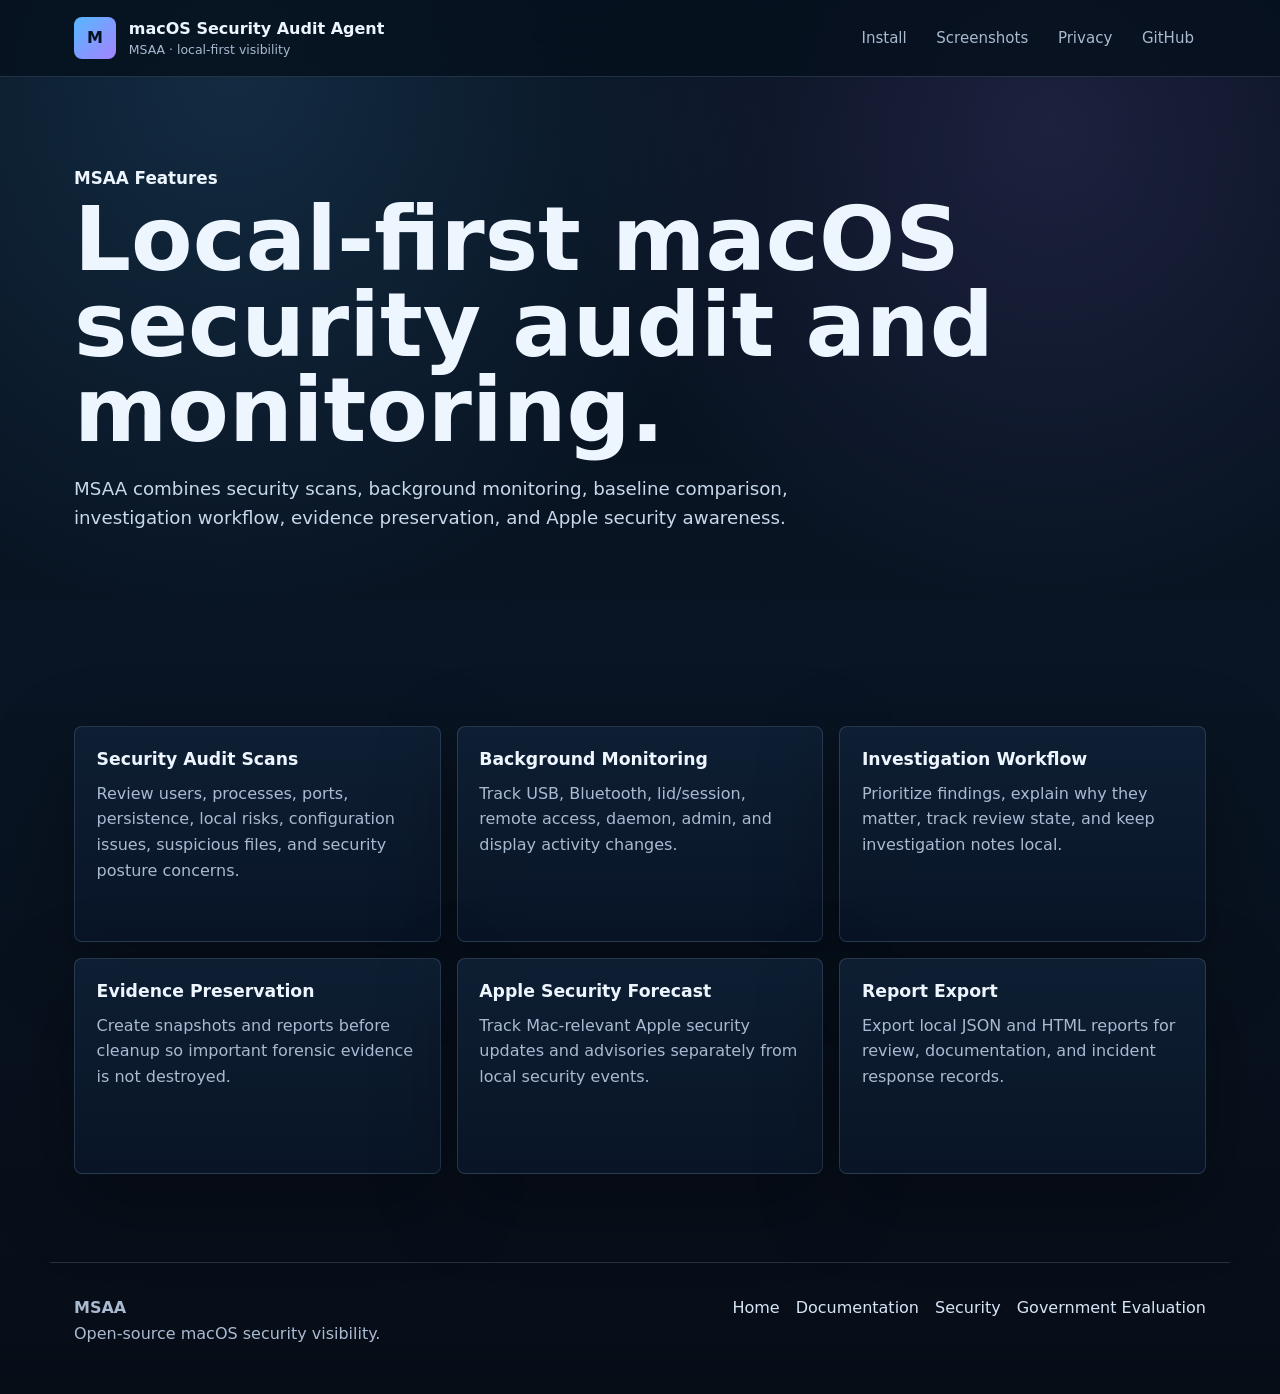
<file: features.html>
<!doctype html>
<html lang="en">
  <head>
    <meta charset="utf-8">
    <meta name="viewport" content="width=device-width, initial-scale=1">
    <title>MSAA Features | macOS security audit, monitoring, and investigation</title>
    <meta name="description" content="Explore MSAA features for macOS security audit, intrusion detection, monitoring, persistence detection, incident response, reports, and Apple security awareness.">
    <meta name="keywords" content="macOS intrusion detection, macOS security monitoring, macOS security audit, macOS persistence detection, Apple security monitoring, macOS forensics">
    <link rel="canonical" href="https://fuzzlove.github.io/macOS-Audit-Agent/features.html">
    <meta property="og:title" content="MSAA Features | macOS security audit and monitoring">
    <meta property="og:description" content="Local-first macOS security visibility across scans, monitoring, investigation workflow, evidence snapshots, and reports.">
    <meta property="og:type" content="website">
    <meta property="og:url" content="https://fuzzlove.github.io/macOS-Audit-Agent/features.html">
    <meta property="og:image" content="https://fuzzlove.github.io/macOS-Audit-Agent/assets/images/intrusion-detection.png">
    <meta name="twitter:card" content="summary_large_image">
    <meta name="twitter:title" content="MSAA Features | macOS security audit and monitoring">
    <meta name="twitter:description" content="MSAA features for macOS security auditing, monitoring, investigation, and evidence preservation.">
    <meta name="twitter:image" content="https://fuzzlove.github.io/macOS-Audit-Agent/assets/images/intrusion-detection.png">
    <link rel="stylesheet" href="assets/styles.css">
  </head>
  <body>
    <header class="site-header"><nav class="nav"><a class="brand" href="index.html"><span class="brand-mark">M</span><span><strong>macOS Security Audit Agent</strong><small>MSAA · local-first visibility</small></span></a><div class="nav-links"><a href="install.html">Install</a><a href="screenshots.html">Screenshots</a><a href="privacy.html">Privacy</a><a href="https://github.com/fuzzlove/macOS-Audit-Agent">GitHub</a></div></nav></header>
    <main class="page-main">
      <section class="section page-hero"><p class="product-name">MSAA Features</p><h1>Local-first macOS security audit and monitoring.</h1><p class="subhook">MSAA combines security scans, background monitoring, baseline comparison, investigation workflow, evidence preservation, and Apple security awareness.</p></section>
      <section class="section"><div class="card-grid feature-grid">
        <article class="card"><h3>Security Audit Scans</h3><p>Review users, processes, ports, persistence, local risks, configuration issues, suspicious files, and security posture concerns.</p></article>
        <article class="card"><h3>Background Monitoring</h3><p>Track USB, Bluetooth, lid/session, remote access, daemon, admin, and display activity changes.</p></article>
        <article class="card"><h3>Investigation Workflow</h3><p>Prioritize findings, explain why they matter, track review state, and keep investigation notes local.</p></article>
        <article class="card"><h3>Evidence Preservation</h3><p>Create snapshots and reports before cleanup so important forensic evidence is not destroyed.</p></article>
        <article class="card"><h3>Apple Security Forecast</h3><p>Track Mac-relevant Apple security updates and advisories separately from local security events.</p></article>
        <article class="card"><h3>Report Export</h3><p>Export local JSON and HTML reports for review, documentation, and incident response records.</p></article>
      </div></section>
    </main>
    <footer class="footer"><div><strong>MSAA</strong><span>Open-source macOS security visibility.</span></div><nav><a href="index.html">Home</a><a href="documentation.html">Documentation</a><a href="security.html">Security</a><a href="government-evaluation.html">Government Evaluation</a></nav></footer>
  </body>
</html>
</file>
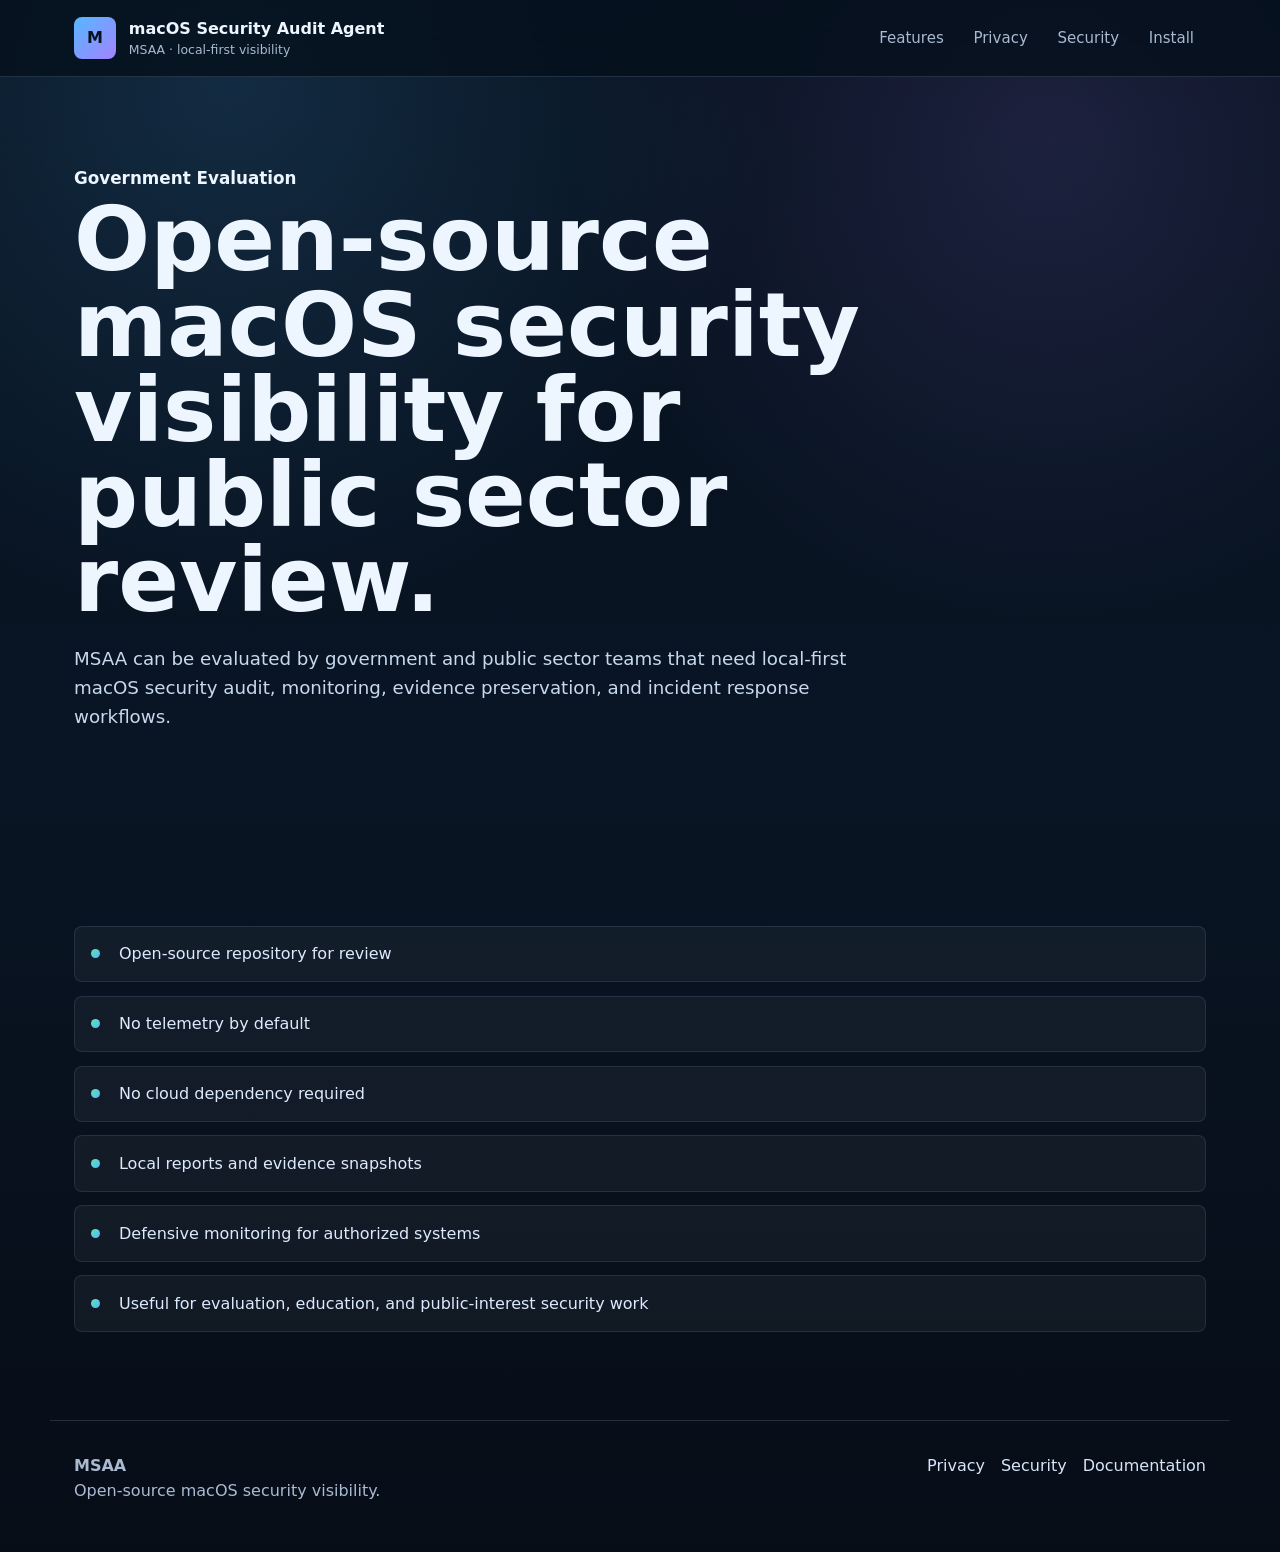
<file: government-evaluation.html>
<!doctype html>
<html lang="en">
  <head>
    <meta charset="utf-8">
    <meta name="viewport" content="width=device-width, initial-scale=1">
    <title>Government Evaluation | MSAA macOS security visibility</title>
    <meta name="description" content="Government and public sector teams can evaluate MSAA as an open-source, local-first macOS security audit, monitoring, and incident response tool.">
    <meta name="keywords" content="government macOS security, macOS security audit, macOS intrusion detection, macOS security monitoring, macOS EDR alternative, macOS incident response">
    <link rel="canonical" href="https://fuzzlove.github.io/macOS-Audit-Agent/government-evaluation.html">
    <meta property="og:title" content="Government Evaluation | MSAA">
    <meta property="og:description" content="Open-source, local-first macOS security audit and monitoring for public sector evaluation.">
    <meta property="og:type" content="website">
    <meta property="og:url" content="https://fuzzlove.github.io/macOS-Audit-Agent/government-evaluation.html">
    <meta property="og:image" content="https://fuzzlove.github.io/macOS-Audit-Agent/assets/images/report.png">
    <meta name="twitter:card" content="summary_large_image">
    <meta name="twitter:title" content="Government Evaluation | MSAA">
    <meta name="twitter:description" content="Evaluate MSAA for local-first macOS security visibility without telemetry by default.">
    <meta name="twitter:image" content="https://fuzzlove.github.io/macOS-Audit-Agent/assets/images/report.png">
    <link rel="stylesheet" href="assets/styles.css">
  </head>
  <body>
    <header class="site-header"><nav class="nav"><a class="brand" href="index.html"><span class="brand-mark">M</span><span><strong>macOS Security Audit Agent</strong><small>MSAA · local-first visibility</small></span></a><div class="nav-links"><a href="features.html">Features</a><a href="privacy.html">Privacy</a><a href="security.html">Security</a><a href="install.html">Install</a></div></nav></header>
    <main class="page-main"><section class="section page-hero"><p class="product-name">Government Evaluation</p><h1>Open-source macOS security visibility for public sector review.</h1><p class="subhook">MSAA can be evaluated by government and public sector teams that need local-first macOS security audit, monitoring, evidence preservation, and incident response workflows.</p></section><section class="section"><ul class="check-list"><li>Open-source repository for review</li><li>No telemetry by default</li><li>No cloud dependency required</li><li>Local reports and evidence snapshots</li><li>Defensive monitoring for authorized systems</li><li>Useful for evaluation, education, and public-interest security work</li></ul></section></main>
    <footer class="footer"><div><strong>MSAA</strong><span>Open-source macOS security visibility.</span></div><nav><a href="privacy.html">Privacy</a><a href="security.html">Security</a><a href="documentation.html">Documentation</a></nav></footer>
  </body>
</html>
</file>
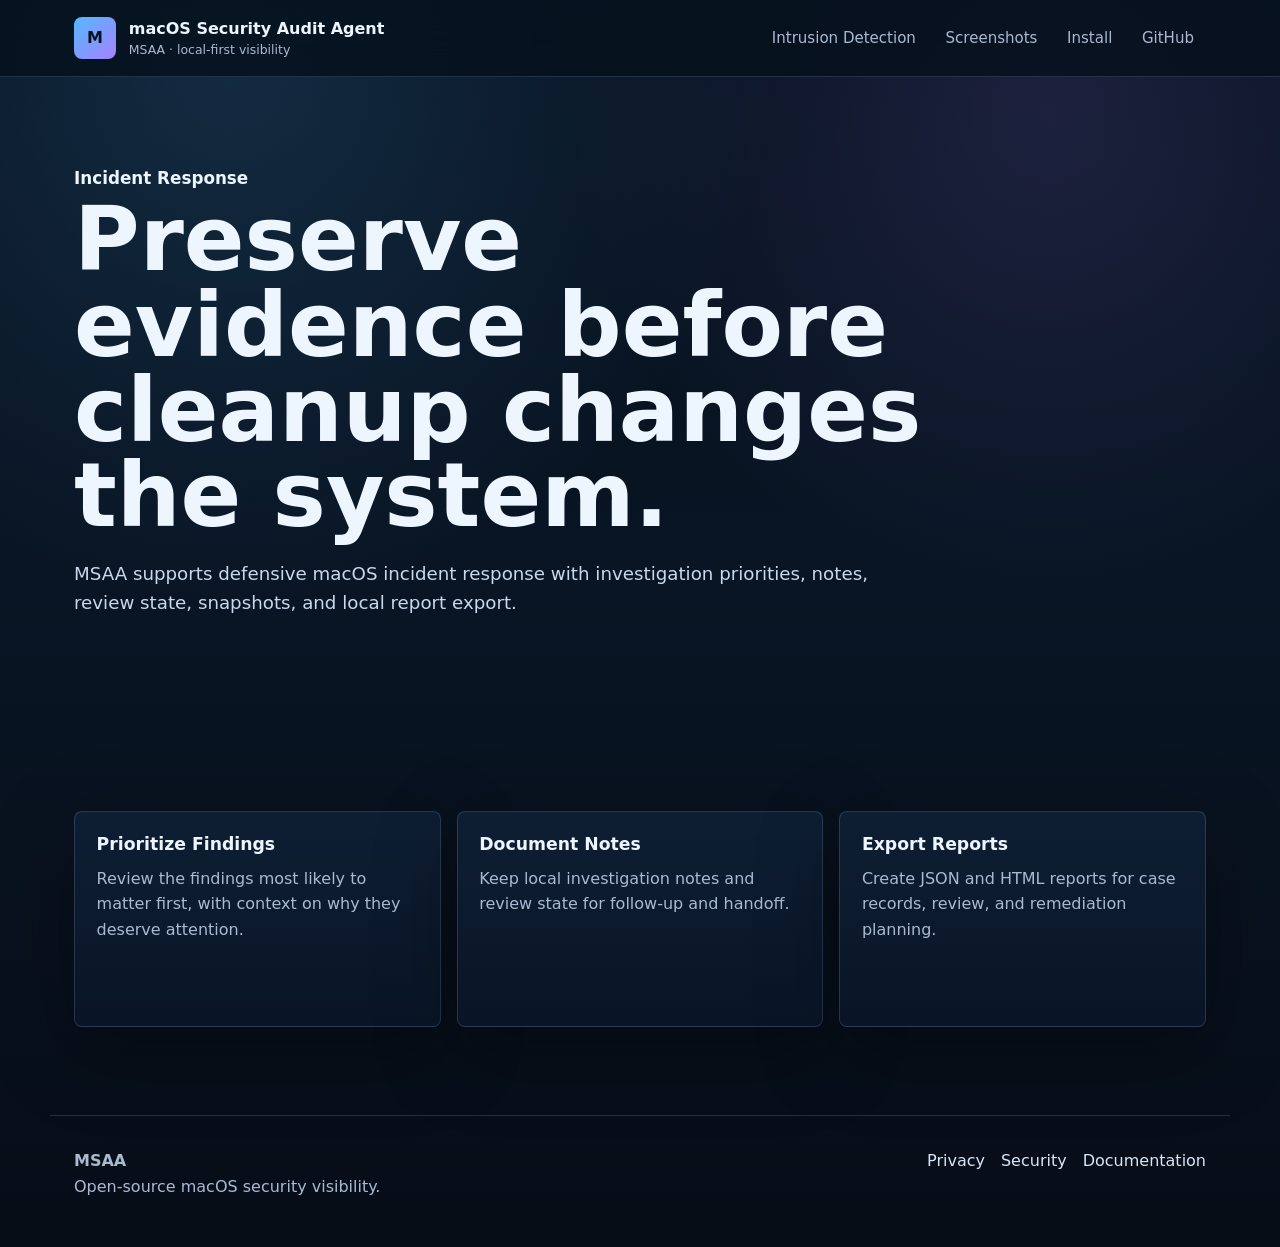
<file: incident-response.html>
<!doctype html>
<html lang="en">
  <head>
    <meta charset="utf-8">
    <meta name="viewport" content="width=device-width, initial-scale=1">
    <title>macOS Incident Response | MSAA investigation workflow</title>
    <meta name="description" content="Use MSAA for local-first macOS incident response workflows: prioritize findings, preserve evidence, export reports, and document investigation notes.">
    <meta name="keywords" content="macOS incident response, macOS forensics, macOS security audit, macOS intrusion detection, macOS security monitoring">
    <link rel="canonical" href="https://fuzzlove.github.io/macOS-Audit-Agent/incident-response.html">
    <meta property="og:title" content="macOS Incident Response | MSAA">
    <meta property="og:description" content="Prioritize findings, preserve evidence, export reports, and document local macOS investigation notes.">
    <meta property="og:type" content="website">
    <meta property="og:url" content="https://fuzzlove.github.io/macOS-Audit-Agent/incident-response.html">
    <meta property="og:image" content="https://fuzzlove.github.io/macOS-Audit-Agent/assets/images/investigation-priorities.png">
    <meta name="twitter:card" content="summary_large_image">
    <meta name="twitter:title" content="macOS Incident Response | MSAA">
    <meta name="twitter:description" content="Local-first macOS incident response and investigation workflow.">
    <meta name="twitter:image" content="https://fuzzlove.github.io/macOS-Audit-Agent/assets/images/investigation-priorities.png">
    <link rel="stylesheet" href="assets/styles.css">
  </head>
  <body>
    <header class="site-header"><nav class="nav"><a class="brand" href="index.html"><span class="brand-mark">M</span><span><strong>macOS Security Audit Agent</strong><small>MSAA · local-first visibility</small></span></a><div class="nav-links"><a href="intrusion-detection.html">Intrusion Detection</a><a href="screenshots.html">Screenshots</a><a href="install.html">Install</a><a href="https://github.com/fuzzlove/macOS-Audit-Agent">GitHub</a></div></nav></header>
    <main class="page-main">
      <section class="section page-hero"><p class="product-name">Incident Response</p><h1>Preserve evidence before cleanup changes the system.</h1><p class="subhook">MSAA supports defensive macOS incident response with investigation priorities, notes, review state, snapshots, and local report export.</p></section>
      <section class="section"><div class="card-grid feature-grid"><article class="card"><h3>Prioritize Findings</h3><p>Review the findings most likely to matter first, with context on why they deserve attention.</p></article><article class="card"><h3>Document Notes</h3><p>Keep local investigation notes and review state for follow-up and handoff.</p></article><article class="card"><h3>Export Reports</h3><p>Create JSON and HTML reports for case records, review, and remediation planning.</p></article></div></section>
    </main>
    <footer class="footer"><div><strong>MSAA</strong><span>Open-source macOS security visibility.</span></div><nav><a href="privacy.html">Privacy</a><a href="security.html">Security</a><a href="documentation.html">Documentation</a></nav></footer>
  </body>
</html>
</file>
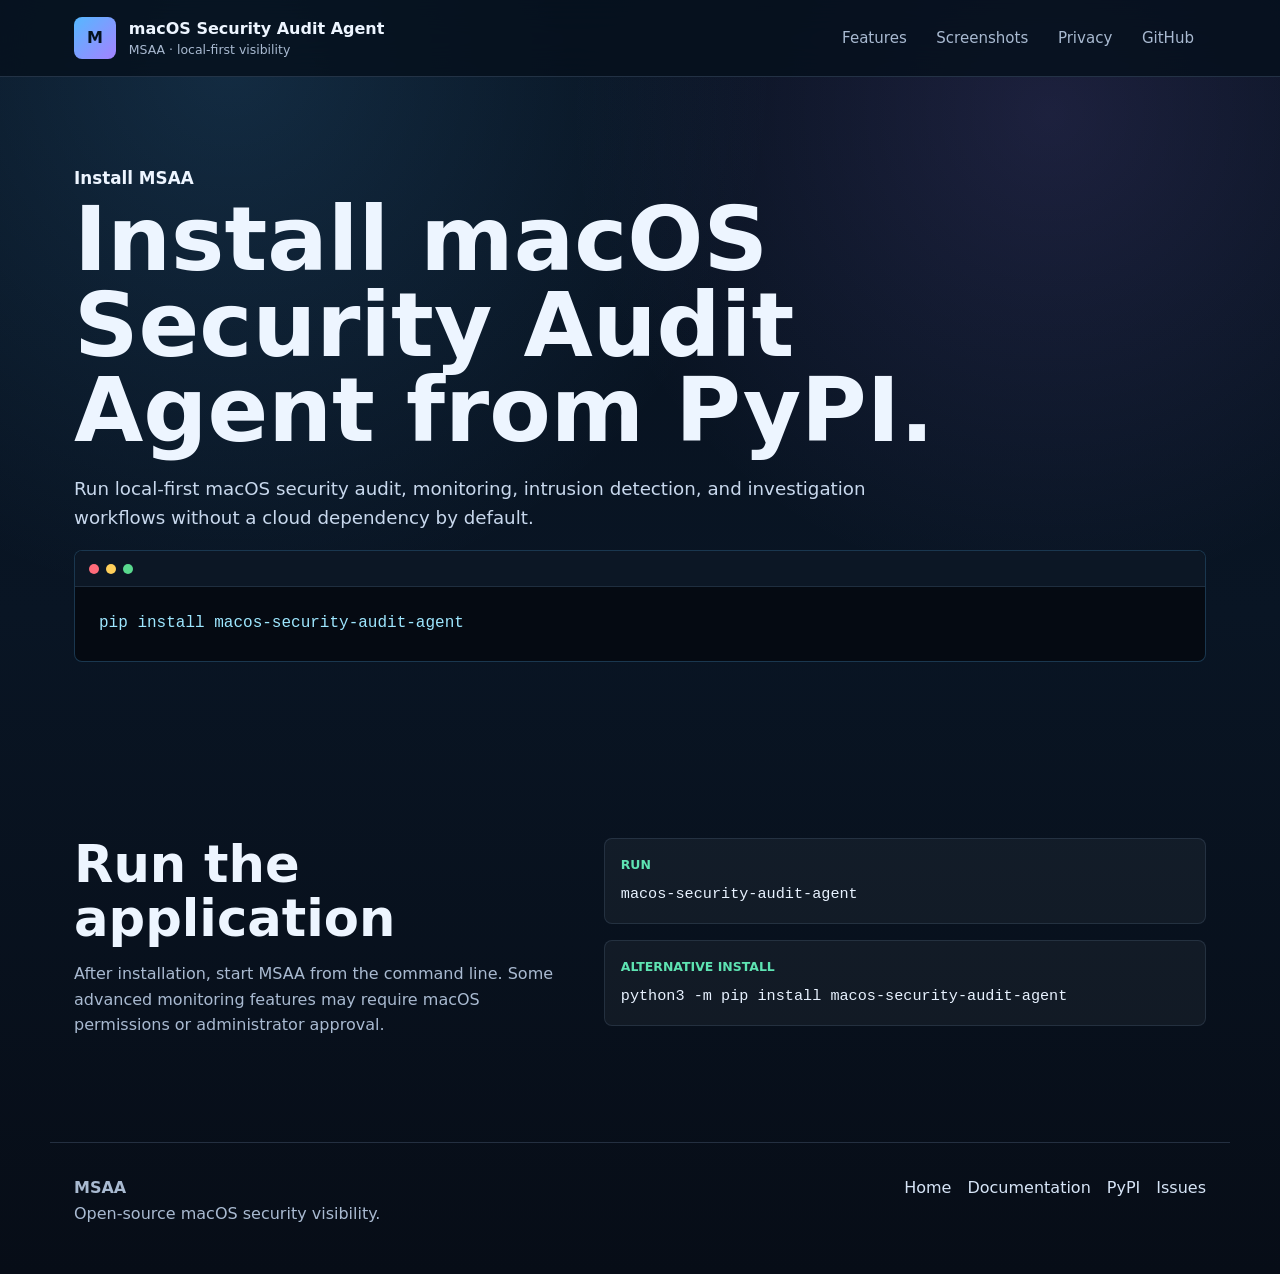
<file: install.html>
<!doctype html>
<html lang="en">
  <head>
    <meta charset="utf-8">
    <meta name="viewport" content="width=device-width, initial-scale=1">
    <title>Install MSAA | macOS Security Audit Agent</title>
    <meta name="description" content="Install macOS Security Audit Agent from PyPI and run local-first macOS security audit, monitoring, intrusion detection, and investigation workflows.">
    <meta name="keywords" content="macOS security audit, macOS intrusion detection, macOS security monitoring, macOS incident response, macOS EDR alternative, macOS forensics">
    <link rel="canonical" href="https://fuzzlove.github.io/macOS-Audit-Agent/install.html">
    <meta property="og:title" content="Install MSAA | macOS Security Audit Agent">
    <meta property="og:description" content="Install MSAA from PyPI and turn a Mac into a local-first security visibility workstation.">
    <meta property="og:type" content="website">
    <meta property="og:url" content="https://fuzzlove.github.io/macOS-Audit-Agent/install.html">
    <meta property="og:image" content="https://fuzzlove.github.io/macOS-Audit-Agent/assets/images/dashboard.png">
    <meta name="twitter:card" content="summary_large_image">
    <meta name="twitter:title" content="Install MSAA | macOS Security Audit Agent">
    <meta name="twitter:description" content="Install MSAA from PyPI for local-first macOS security auditing and monitoring.">
    <meta name="twitter:image" content="https://fuzzlove.github.io/macOS-Audit-Agent/assets/images/dashboard.png">
    <link rel="stylesheet" href="assets/styles.css">
  </head>
  <body>
    <header class="site-header"><nav class="nav"><a class="brand" href="index.html"><span class="brand-mark">M</span><span><strong>macOS Security Audit Agent</strong><small>MSAA · local-first visibility</small></span></a><div class="nav-links"><a href="features.html">Features</a><a href="screenshots.html">Screenshots</a><a href="privacy.html">Privacy</a><a href="https://github.com/fuzzlove/macOS-Audit-Agent">GitHub</a></div></nav></header>
    <main class="page-main">
      <section class="section page-hero">
        <p class="product-name">Install MSAA</p>
        <h1>Install macOS Security Audit Agent from PyPI.</h1>
        <p class="subhook">Run local-first macOS security audit, monitoring, intrusion detection, and investigation workflows without a cloud dependency by default.</p>
        <div class="terminal large"><div class="terminal-bar"><span></span><span></span><span></span></div><pre><code>pip install macos-security-audit-agent</code></pre></div>
      </section>
      <section class="section split-section">
        <div class="section-copy">
          <h2>Run the application</h2>
          <p>After installation, start MSAA from the command line. Some advanced monitoring features may require macOS permissions or administrator approval.</p>
        </div>
        <div class="command-stack">
          <div><span>Run</span><code>macos-security-audit-agent</code></div>
          <div><span>Alternative install</span><code>python3 -m pip install macos-security-audit-agent</code></div>
        </div>
      </section>
    </main>
    <footer class="footer"><div><strong>MSAA</strong><span>Open-source macOS security visibility.</span></div><nav><a href="index.html">Home</a><a href="documentation.html">Documentation</a><a href="https://pypi.org/project/macos-security-audit-agent/">PyPI</a><a href="https://github.com/fuzzlove/macOS-Audit-Agent/issues">Issues</a></nav></footer>
  </body>
</html>
</file>
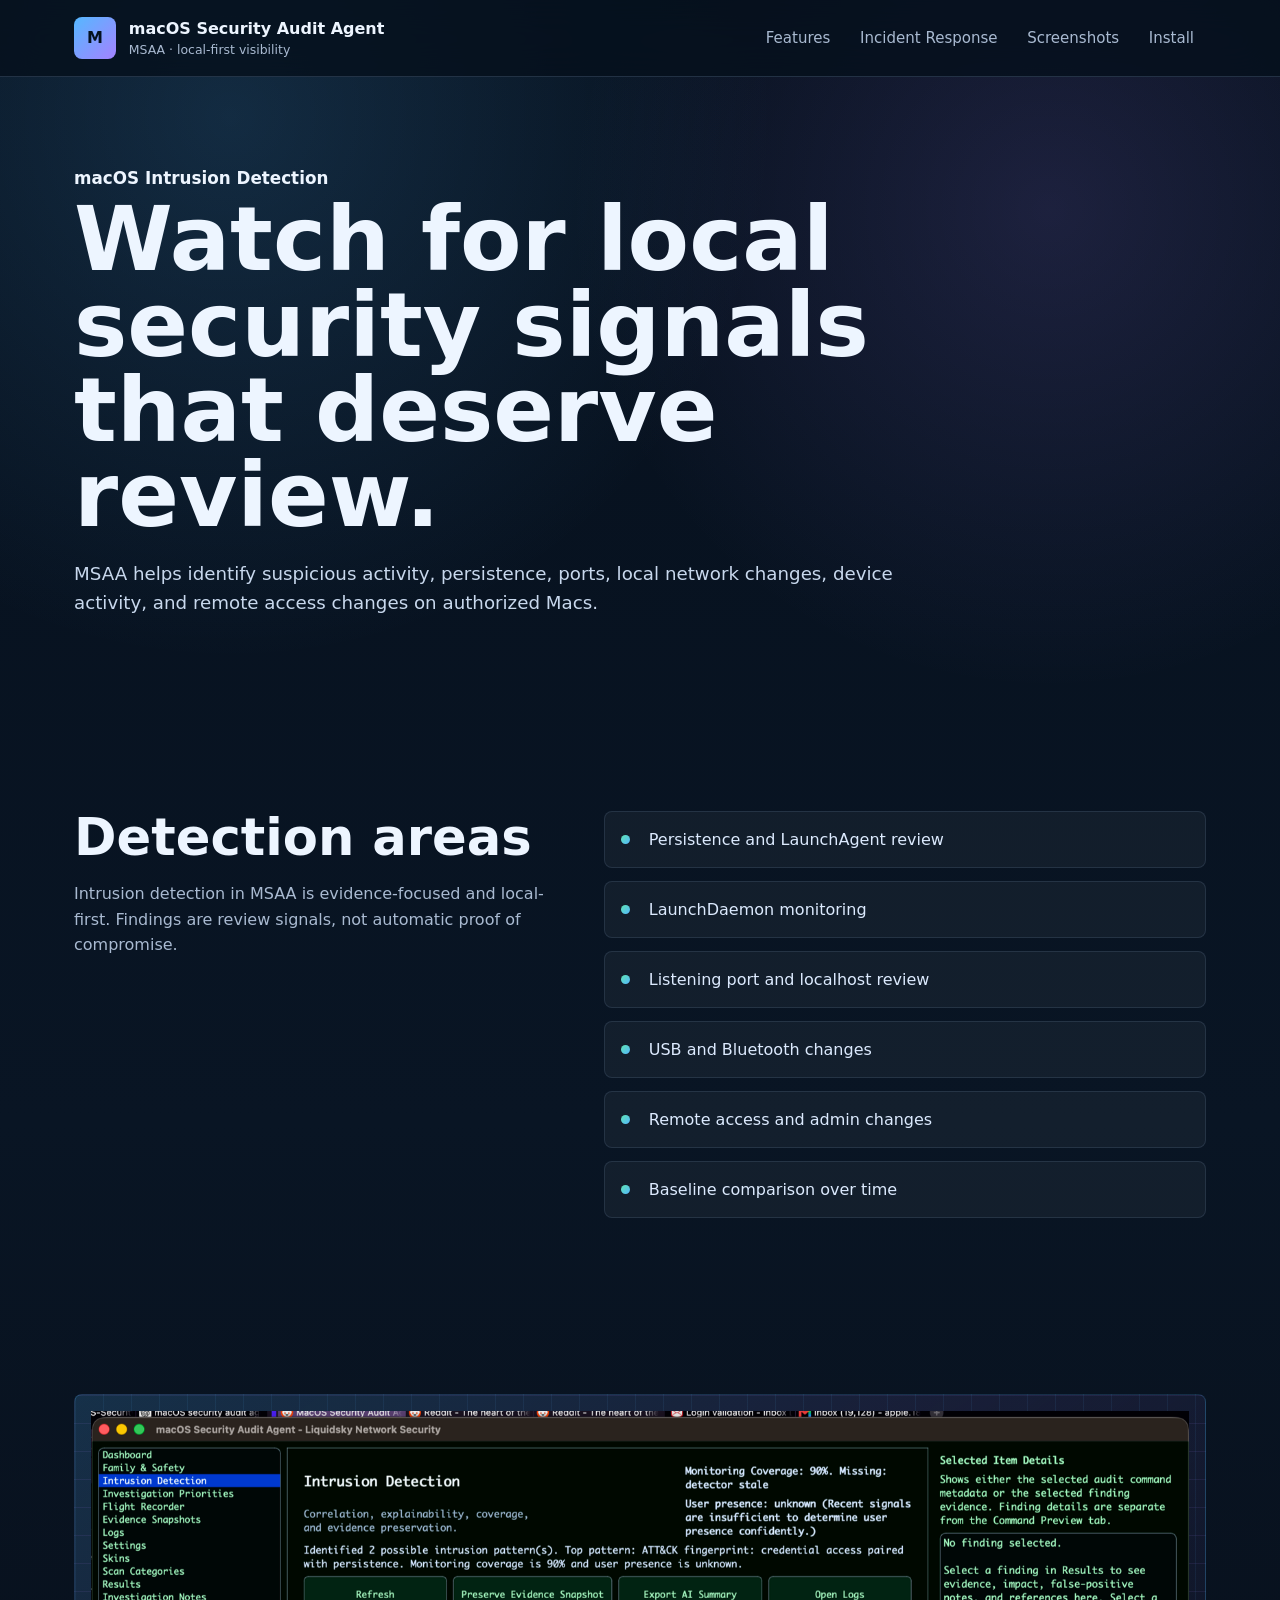
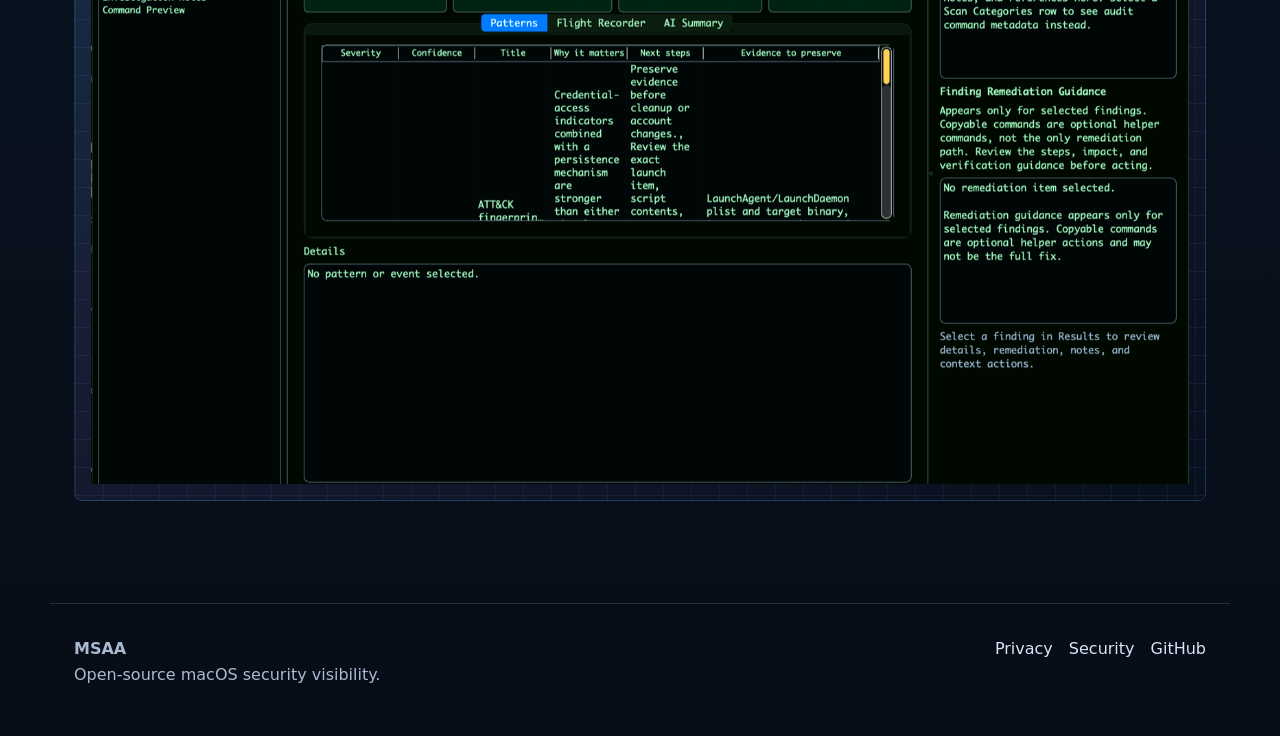
<file: intrusion-detection.html>
<!doctype html>
<html lang="en">
  <head>
    <meta charset="utf-8">
    <meta name="viewport" content="width=device-width, initial-scale=1">
    <title>macOS Intrusion Detection | MSAA</title>
    <meta name="description" content="MSAA provides local-first macOS intrusion detection signals for persistence, ports, remote access changes, suspicious files, devices, and security events.">
    <meta name="keywords" content="macOS intrusion detection, macOS security monitoring, macOS persistence detection, macOS security audit, macOS EDR alternative">
    <link rel="canonical" href="https://fuzzlove.github.io/macOS-Audit-Agent/intrusion-detection.html">
    <meta property="og:title" content="macOS Intrusion Detection | MSAA">
    <meta property="og:description" content="Local-first macOS intrusion detection and monitoring for security visibility and investigation workflows.">
    <meta property="og:type" content="website">
    <meta property="og:url" content="https://fuzzlove.github.io/macOS-Audit-Agent/intrusion-detection.html">
    <meta property="og:image" content="https://fuzzlove.github.io/macOS-Audit-Agent/assets/images/intrusion-detection.png">
    <meta name="twitter:card" content="summary_large_image">
    <meta name="twitter:title" content="macOS Intrusion Detection | MSAA">
    <meta name="twitter:description" content="Local-first macOS intrusion detection, monitoring, and persistence review.">
    <meta name="twitter:image" content="https://fuzzlove.github.io/macOS-Audit-Agent/assets/images/intrusion-detection.png">
    <link rel="stylesheet" href="assets/styles.css">
  </head>
  <body>
    <header class="site-header"><nav class="nav"><a class="brand" href="index.html"><span class="brand-mark">M</span><span><strong>macOS Security Audit Agent</strong><small>MSAA · local-first visibility</small></span></a><div class="nav-links"><a href="features.html">Features</a><a href="incident-response.html">Incident Response</a><a href="screenshots.html">Screenshots</a><a href="install.html">Install</a></div></nav></header>
    <main class="page-main">
      <section class="section page-hero"><p class="product-name">macOS Intrusion Detection</p><h1>Watch for local security signals that deserve review.</h1><p class="subhook">MSAA helps identify suspicious activity, persistence, ports, local network changes, device activity, and remote access changes on authorized Macs.</p></section>
      <section class="section split-section"><div class="section-copy"><h2>Detection areas</h2><p>Intrusion detection in MSAA is evidence-focused and local-first. Findings are review signals, not automatic proof of compromise.</p></div><ul class="check-list"><li>Persistence and LaunchAgent review</li><li>LaunchDaemon monitoring</li><li>Listening port and localhost review</li><li>USB and Bluetooth changes</li><li>Remote access and admin changes</li><li>Baseline comparison over time</li></ul></section>
      <section class="section"><div class="screenshot-frame page-shot"><img src="assets/images/intrusion-detection.png" alt="MSAA intrusion detection screenshot"></div></section>
    </main>
    <footer class="footer"><div><strong>MSAA</strong><span>Open-source macOS security visibility.</span></div><nav><a href="privacy.html">Privacy</a><a href="security.html">Security</a><a href="https://github.com/fuzzlove/macOS-Audit-Agent">GitHub</a></nav></footer>
  </body>
</html>
</file>
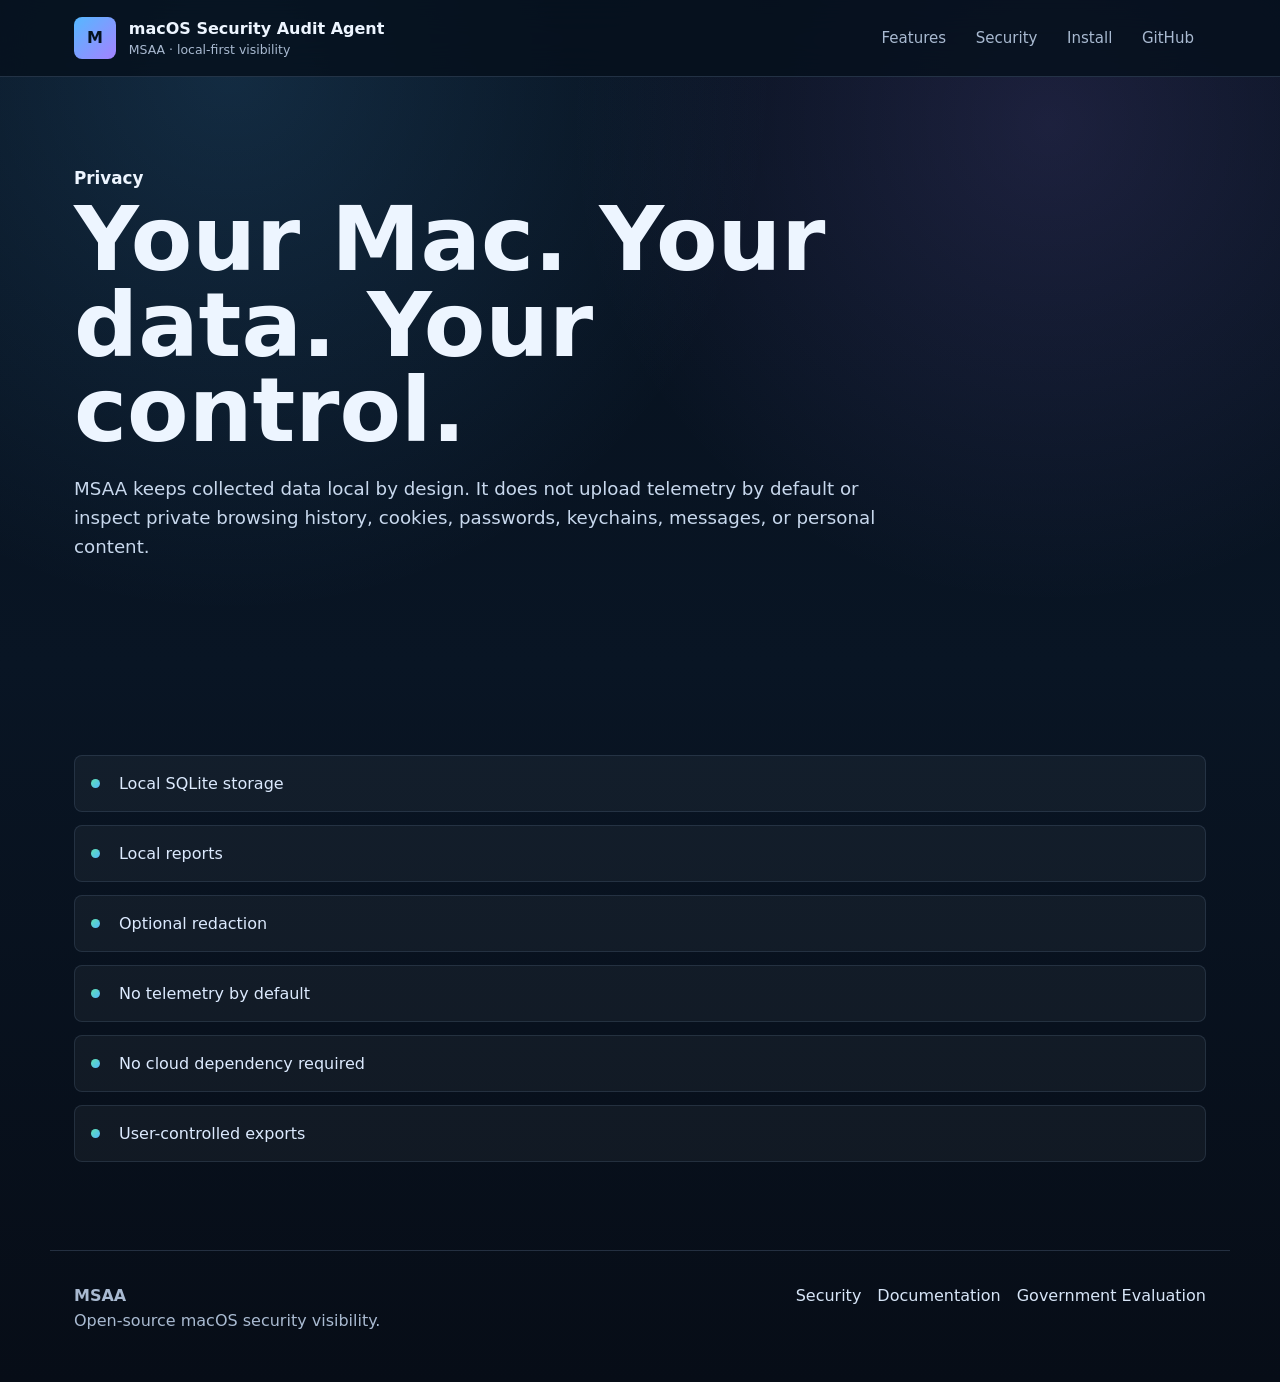
<file: privacy.html>
<!doctype html>
<html lang="en">
  <head>
    <meta charset="utf-8">
    <meta name="viewport" content="width=device-width, initial-scale=1">
    <title>MSAA Privacy | Local-first macOS security monitoring</title>
    <meta name="description" content="MSAA is designed for local-first macOS security monitoring with no telemetry by default, local SQLite storage, local reports, optional redaction, and user-controlled exports.">
    <meta name="keywords" content="local-first macOS security, macOS security monitoring, macOS security audit, macOS intrusion detection, macOS forensics">
    <link rel="canonical" href="https://fuzzlove.github.io/macOS-Audit-Agent/privacy.html">
    <meta property="og:title" content="MSAA Privacy | Local-first macOS security monitoring">
    <meta property="og:description" content="Your Mac, your data, your control: no telemetry by default and no cloud dependency required.">
    <meta property="og:type" content="website">
    <meta property="og:url" content="https://fuzzlove.github.io/macOS-Audit-Agent/privacy.html">
    <meta property="og:image" content="https://fuzzlove.github.io/macOS-Audit-Agent/assets/images/settings.png">
    <meta name="twitter:card" content="summary_large_image">
    <meta name="twitter:title" content="MSAA Privacy">
    <meta name="twitter:description" content="Local-first macOS security monitoring with no telemetry by default.">
    <meta name="twitter:image" content="https://fuzzlove.github.io/macOS-Audit-Agent/assets/images/settings.png">
    <link rel="stylesheet" href="assets/styles.css">
  </head>
  <body>
    <header class="site-header"><nav class="nav"><a class="brand" href="index.html"><span class="brand-mark">M</span><span><strong>macOS Security Audit Agent</strong><small>MSAA · local-first visibility</small></span></a><div class="nav-links"><a href="features.html">Features</a><a href="security.html">Security</a><a href="install.html">Install</a><a href="https://github.com/fuzzlove/macOS-Audit-Agent">GitHub</a></div></nav></header>
    <main class="page-main"><section class="section page-hero"><p class="product-name">Privacy</p><h1>Your Mac. Your data. Your control.</h1><p class="subhook">MSAA keeps collected data local by design. It does not upload telemetry by default or inspect private browsing history, cookies, passwords, keychains, messages, or personal content.</p></section><section class="section"><ul class="privacy-list"><li>Local SQLite storage</li><li>Local reports</li><li>Optional redaction</li><li>No telemetry by default</li><li>No cloud dependency required</li><li>User-controlled exports</li></ul></section></main>
    <footer class="footer"><div><strong>MSAA</strong><span>Open-source macOS security visibility.</span></div><nav><a href="security.html">Security</a><a href="documentation.html">Documentation</a><a href="government-evaluation.html">Government Evaluation</a></nav></footer>
  </body>
</html>
</file>
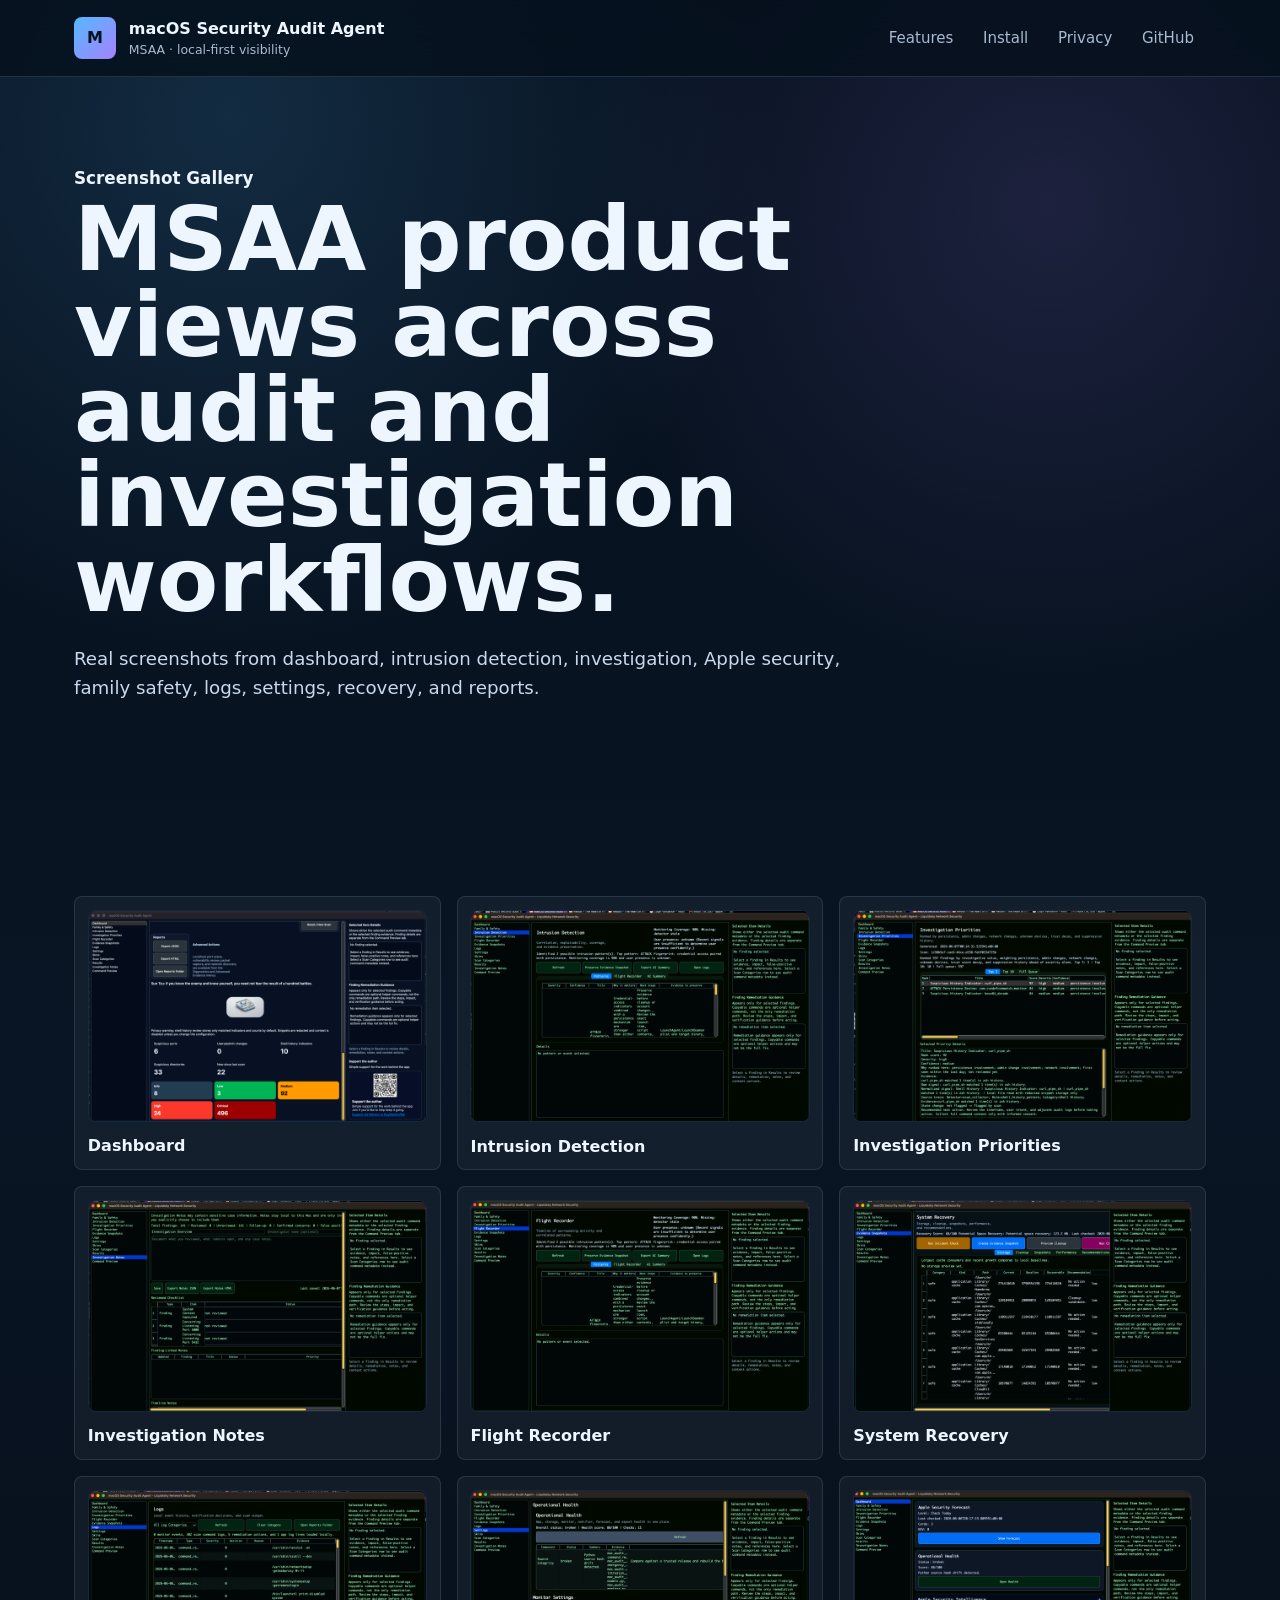
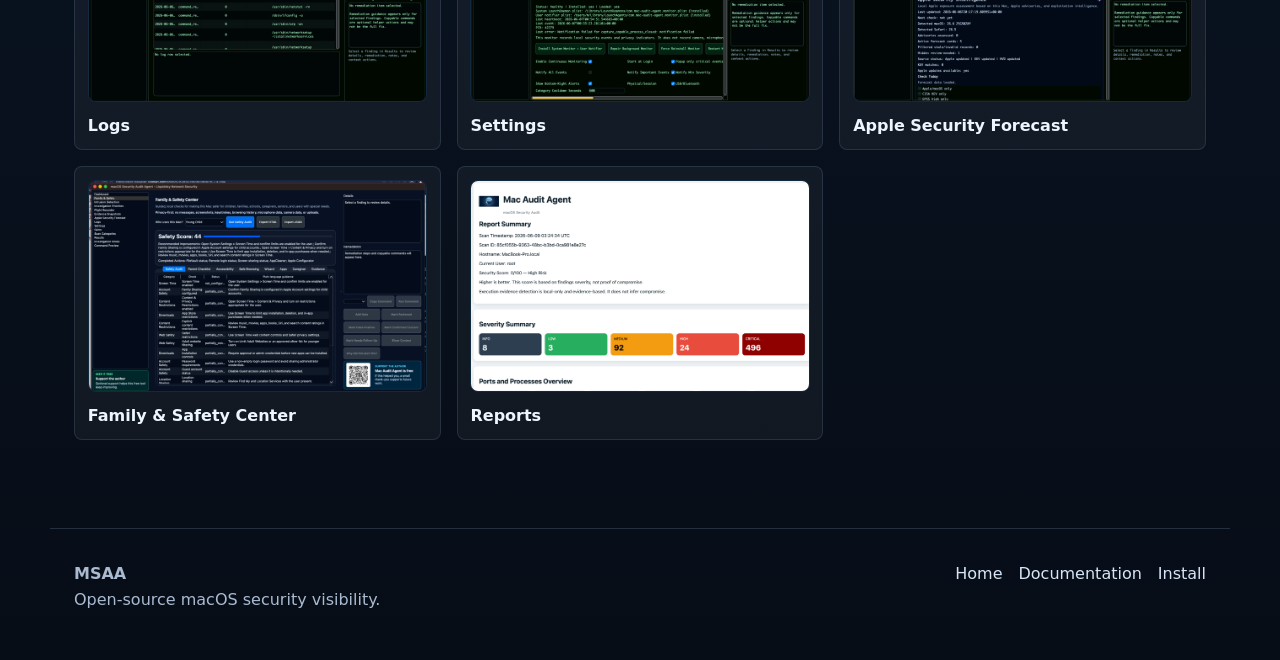
<file: screenshots.html>
<!doctype html>
<html lang="en">
  <head>
    <meta charset="utf-8">
    <meta name="viewport" content="width=device-width, initial-scale=1">
    <title>MSAA Screenshots | macOS Security Audit Agent gallery</title>
    <meta name="description" content="Screenshot gallery for macOS Security Audit Agent dashboards, intrusion detection, investigation workflow, Apple Security Forecast, Family & Safety, logs, reports, and settings.">
    <meta name="keywords" content="macOS security monitoring screenshots, macOS intrusion detection, macOS security audit, macOS incident response, Apple security monitoring">
    <link rel="canonical" href="https://fuzzlove.github.io/macOS-Audit-Agent/screenshots.html">
    <meta property="og:title" content="MSAA Screenshots | macOS Security Audit Agent gallery">
    <meta property="og:description" content="View real MSAA product screenshots across monitoring, investigation, Apple security, safety, reports, and settings.">
    <meta property="og:type" content="website">
    <meta property="og:url" content="https://fuzzlove.github.io/macOS-Audit-Agent/screenshots.html">
    <meta property="og:image" content="https://fuzzlove.github.io/macOS-Audit-Agent/assets/images/dashboard.png">
    <meta name="twitter:card" content="summary_large_image">
    <meta name="twitter:title" content="MSAA Screenshots">
    <meta name="twitter:description" content="Screenshot gallery for macOS Security Audit Agent.">
    <meta name="twitter:image" content="https://fuzzlove.github.io/macOS-Audit-Agent/assets/images/dashboard.png">
    <link rel="stylesheet" href="assets/styles.css">
  </head>
  <body>
    <header class="site-header"><nav class="nav"><a class="brand" href="index.html"><span class="brand-mark">M</span><span><strong>macOS Security Audit Agent</strong><small>MSAA · local-first visibility</small></span></a><div class="nav-links"><a href="features.html">Features</a><a href="install.html">Install</a><a href="privacy.html">Privacy</a><a href="https://github.com/fuzzlove/macOS-Audit-Agent">GitHub</a></div></nav></header>
    <main class="page-main">
      <section class="section page-hero"><p class="product-name">Screenshot Gallery</p><h1>MSAA product views across audit and investigation workflows.</h1><p class="subhook">Real screenshots from dashboard, intrusion detection, investigation, Apple security, family safety, logs, settings, recovery, and reports.</p></section>
      <section class="section"><div class="screenshot-grid gallery-grid">
        <article class="screenshot-card"><div class="screenshot-frame real-shot"><img src="assets/images/dashboard.png" alt="MSAA dashboard"></div><h3>Dashboard</h3></article>
        <article class="screenshot-card"><div class="screenshot-frame real-shot"><img src="assets/images/intrusion-detection.png" alt="MSAA intrusion detection"></div><h3>Intrusion Detection</h3></article>
        <article class="screenshot-card"><div class="screenshot-frame real-shot"><img src="assets/images/investigation-priorities.png" alt="MSAA investigation priorities"></div><h3>Investigation Priorities</h3></article>
        <article class="screenshot-card"><div class="screenshot-frame real-shot"><img src="assets/images/investigation-notes.png" alt="MSAA investigation notes"></div><h3>Investigation Notes</h3></article>
        <article class="screenshot-card"><div class="screenshot-frame real-shot"><img src="assets/images/flight-recorder.png" alt="MSAA flight recorder"></div><h3>Flight Recorder</h3></article>
        <article class="screenshot-card"><div class="screenshot-frame real-shot"><img src="assets/images/system-recovery.png" alt="MSAA system recovery"></div><h3>System Recovery</h3></article>
        <article class="screenshot-card"><div class="screenshot-frame real-shot"><img src="assets/images/logs.png" alt="MSAA logs"></div><h3>Logs</h3></article>
        <article class="screenshot-card"><div class="screenshot-frame real-shot"><img src="assets/images/settings.png" alt="MSAA settings"></div><h3>Settings</h3></article>
        <article class="screenshot-card"><div class="screenshot-frame real-shot"><img src="assets/images/apple-security-forecast.png" alt="MSAA Apple Security Forecast"></div><h3>Apple Security Forecast</h3></article>
        <article class="screenshot-card"><div class="screenshot-frame real-shot"><img src="assets/images/family-safety-center.png" alt="MSAA Family and Safety Center"></div><h3>Family &amp; Safety Center</h3></article>
        <article class="screenshot-card"><div class="screenshot-frame real-shot"><img src="assets/images/report.png" alt="MSAA report export"></div><h3>Reports</h3></article>
      </div></section>
    </main>
    <footer class="footer"><div><strong>MSAA</strong><span>Open-source macOS security visibility.</span></div><nav><a href="index.html">Home</a><a href="documentation.html">Documentation</a><a href="install.html">Install</a></nav></footer>
  </body>
</html>
</file>
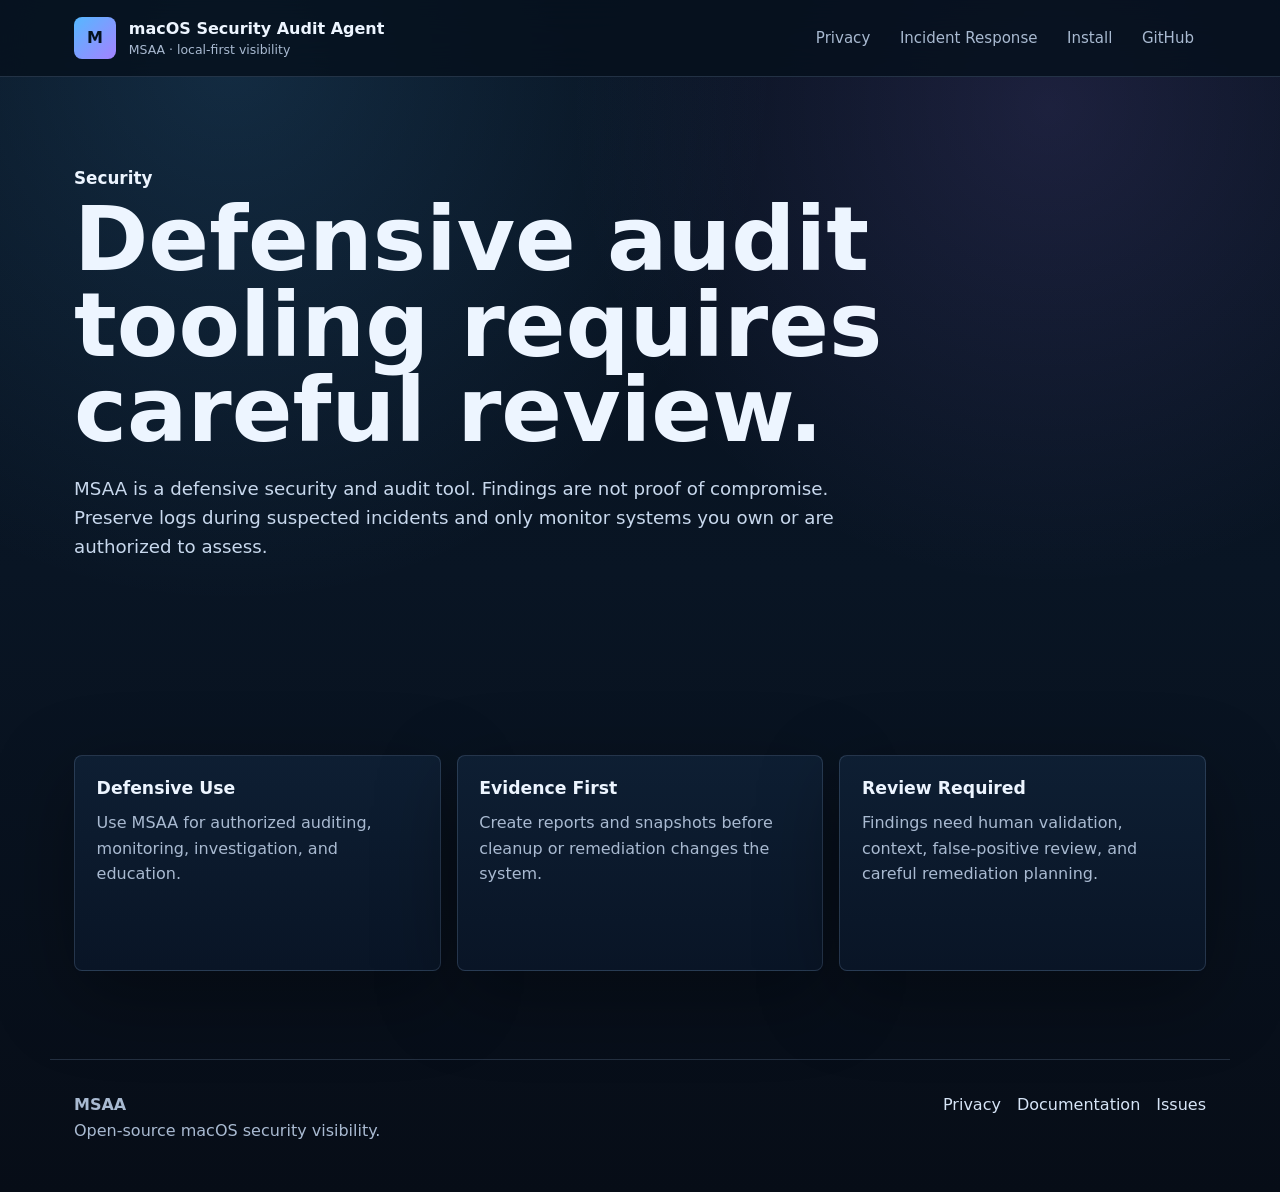
<file: security.html>
<!doctype html>
<html lang="en">
  <head>
    <meta charset="utf-8">
    <meta name="viewport" content="width=device-width, initial-scale=1">
    <title>MSAA Security | Defensive macOS audit tool</title>
    <meta name="description" content="Security guidance for MSAA, a defensive macOS audit and monitoring tool. Findings are review signals, not proof of compromise.">
    <meta name="keywords" content="macOS security audit, macOS intrusion detection, macOS incident response, macOS forensics, macOS persistence detection">
    <link rel="canonical" href="https://fuzzlove.github.io/macOS-Audit-Agent/security.html">
    <meta property="og:title" content="MSAA Security | Defensive macOS audit tool">
    <meta property="og:description" content="Defensive security guidance, responsible use, and evidence review expectations for MSAA.">
    <meta property="og:type" content="website">
    <meta property="og:url" content="https://fuzzlove.github.io/macOS-Audit-Agent/security.html">
    <meta property="og:image" content="https://fuzzlove.github.io/macOS-Audit-Agent/assets/images/system-recovery.png">
    <meta name="twitter:card" content="summary_large_image">
    <meta name="twitter:title" content="MSAA Security">
    <meta name="twitter:description" content="Defensive use guidance for macOS Security Audit Agent.">
    <meta name="twitter:image" content="https://fuzzlove.github.io/macOS-Audit-Agent/assets/images/system-recovery.png">
    <link rel="stylesheet" href="assets/styles.css">
  </head>
  <body>
    <header class="site-header"><nav class="nav"><a class="brand" href="index.html"><span class="brand-mark">M</span><span><strong>macOS Security Audit Agent</strong><small>MSAA · local-first visibility</small></span></a><div class="nav-links"><a href="privacy.html">Privacy</a><a href="incident-response.html">Incident Response</a><a href="install.html">Install</a><a href="https://github.com/fuzzlove/macOS-Audit-Agent">GitHub</a></div></nav></header>
    <main class="page-main"><section class="section page-hero"><p class="product-name">Security</p><h1>Defensive audit tooling requires careful review.</h1><p class="subhook">MSAA is a defensive security and audit tool. Findings are not proof of compromise. Preserve logs during suspected incidents and only monitor systems you own or are authorized to assess.</p></section><section class="section"><div class="card-grid feature-grid"><article class="card"><h3>Defensive Use</h3><p>Use MSAA for authorized auditing, monitoring, investigation, and education.</p></article><article class="card"><h3>Evidence First</h3><p>Create reports and snapshots before cleanup or remediation changes the system.</p></article><article class="card"><h3>Review Required</h3><p>Findings need human validation, context, false-positive review, and careful remediation planning.</p></article></div></section></main>
    <footer class="footer"><div><strong>MSAA</strong><span>Open-source macOS security visibility.</span></div><nav><a href="privacy.html">Privacy</a><a href="documentation.html">Documentation</a><a href="https://github.com/fuzzlove/macOS-Audit-Agent/issues">Issues</a></nav></footer>
  </body>
</html>
</file>
<file: assets/styles.css>
:root {
  color-scheme: dark;
  --bg: #06101d;
  --bg-2: #0a1628;
  --panel: #0f2035;
  --panel-2: #122842;
  --line: rgba(151, 180, 219, 0.2);
  --text: #edf5ff;
  --muted: #a9bad1;
  --soft: #d7e5f7;
  --blue: #55b8ff;
  --blue-2: #2b86ff;
  --violet: #a482ff;
  --green: #5ee3b2;
  --shadow: 0 24px 80px rgba(0, 0, 0, 0.35);
}

* {
  box-sizing: border-box;
}

html {
  scroll-behavior: smooth;
}

body {
  margin: 0;
  background:
    radial-gradient(circle at 18% 5%, rgba(85, 184, 255, 0.16), transparent 34rem),
    radial-gradient(circle at 82% 9%, rgba(164, 130, 255, 0.14), transparent 30rem),
    linear-gradient(180deg, #06101d 0%, #091524 48%, #070d17 100%);
  color: var(--text);
  font-family: Inter, ui-sans-serif, system-ui, -apple-system, BlinkMacSystemFont, "Segoe UI", sans-serif;
  line-height: 1.6;
  min-width: 320px;
}

a {
  color: inherit;
  text-decoration: none;
}

.skip-link {
  background: var(--text);
  color: var(--bg);
  left: 1rem;
  padding: 0.65rem 0.9rem;
  position: absolute;
  top: -4rem;
  z-index: 10;
}

.skip-link:focus {
  top: 1rem;
}

.site-header {
  backdrop-filter: blur(18px);
  background: rgba(6, 16, 29, 0.82);
  border-bottom: 1px solid var(--line);
  position: sticky;
  top: 0;
  z-index: 5;
}

.nav {
  align-items: center;
  display: flex;
  gap: 1.5rem;
  justify-content: space-between;
  margin: 0 auto;
  max-width: 1180px;
  min-height: 76px;
  padding: 0 1.5rem;
}

.brand {
  align-items: center;
  display: inline-flex;
  gap: 0.8rem;
  min-width: 0;
}

.brand-mark {
  align-items: center;
  background: linear-gradient(135deg, var(--blue), var(--violet));
  border-radius: 8px;
  color: #04111f;
  display: inline-flex;
  font-weight: 900;
  height: 42px;
  justify-content: center;
  width: 42px;
}

.brand strong,
.brand small {
  display: block;
}

.brand small {
  color: var(--muted);
  font-size: 0.78rem;
  margin-top: -0.15rem;
}

.nav-links {
  align-items: center;
  display: flex;
  flex-wrap: wrap;
  gap: 0.35rem;
  justify-content: flex-end;
}

.nav-links a {
  border-radius: 8px;
  color: var(--muted);
  font-size: 0.94rem;
  padding: 0.55rem 0.75rem;
}

.nav-links a:hover,
.nav-links a:focus-visible {
  background: rgba(255, 255, 255, 0.06);
  color: var(--text);
  outline: none;
}

.section {
  margin: 0 auto;
  max-width: 1180px;
  padding: 5.5rem 1.5rem;
}

.hero {
  padding-top: 5rem;
}

.hero-grid {
  align-items: center;
  display: grid;
  gap: 2.4rem;
  grid-template-columns: minmax(0, 1.1fr) minmax(320px, 0.9fr);
}

.product-name {
  color: var(--text);
  font-size: 1.05rem;
  font-weight: 900;
  letter-spacing: 0;
  margin: 0 0 0.35rem;
}

.eyebrow,
.section-kicker {
  color: var(--green);
  font-size: 0.76rem;
  font-weight: 800;
  letter-spacing: 0;
  margin: 0 0 0.8rem;
  text-transform: uppercase;
}

h1,
h2,
h3,
p {
  margin-top: 0;
}

h1 {
  font-size: clamp(3.2rem, 7vw, 6.4rem);
  letter-spacing: 0;
  line-height: 0.95;
  margin-bottom: 1.3rem;
  max-width: 920px;
}

h2 {
  font-size: clamp(2rem, 4vw, 3.35rem);
  letter-spacing: 0;
  line-height: 1.05;
  margin-bottom: 1rem;
}

h3 {
  font-size: 1.08rem;
  letter-spacing: 0;
  line-height: 1.25;
  margin-bottom: 0.65rem;
}

.hook {
  color: var(--soft);
  font-size: clamp(1.35rem, 3vw, 2.2rem);
  font-weight: 800;
  line-height: 1.18;
  margin-bottom: 1rem;
  max-width: 790px;
}

.subhook {
  color: #c8d8ed;
  font-size: 1.14rem;
  max-width: 820px;
}

.hero-text,
.section-copy p,
.section-heading p,
.disclaimer p,
.command-stack p,
.footer span {
  color: var(--muted);
}

.hero-text {
  font-size: 1.03rem;
  max-width: 780px;
}

.button-row {
  display: flex;
  flex-wrap: wrap;
  gap: 0.75rem;
  margin-top: 1.8rem;
}

.button {
  align-items: center;
  background: rgba(255, 255, 255, 0.06);
  border: 1px solid var(--line);
  border-radius: 8px;
  color: var(--text);
  display: inline-flex;
  font-weight: 800;
  justify-content: center;
  min-height: 46px;
  padding: 0.72rem 1rem;
}

.button.primary {
  background: linear-gradient(135deg, var(--blue-2), var(--violet));
  border-color: transparent;
  box-shadow: 0 10px 34px rgba(43, 134, 255, 0.28);
  color: #ffffff;
}

.button.ghost {
  color: #d9e6f7;
}

.button:hover,
.button:focus-visible {
  border-color: rgba(85, 184, 255, 0.62);
  outline: none;
  transform: translateY(-1px);
}

.hero-panel,
.card,
.problem,
.privacy,
.install,
.disclaimer,
.company {
  background: linear-gradient(180deg, rgba(15, 32, 53, 0.92), rgba(10, 22, 40, 0.9));
  border: 1px solid var(--line);
  border-radius: 8px;
  box-shadow: var(--shadow);
}

.hero-panel {
  padding: 1rem;
}

.terminal {
  background: #050a12;
  border: 1px solid rgba(85, 184, 255, 0.26);
  border-radius: 8px;
  overflow: hidden;
}

.terminal-bar {
  align-items: center;
  background: #0c1725;
  border-bottom: 1px solid rgba(151, 180, 219, 0.14);
  display: flex;
  gap: 0.42rem;
  min-height: 36px;
  padding: 0 0.9rem;
}

.terminal-bar span {
  background: #52647a;
  border-radius: 999px;
  display: block;
  height: 10px;
  width: 10px;
}

.terminal-bar span:first-child {
  background: #ff6b7a;
}

.terminal-bar span:nth-child(2) {
  background: #ffcf5a;
}

.terminal-bar span:nth-child(3) {
  background: #59d98e;
}

pre {
  margin: 0;
  overflow-x: auto;
  padding: 1.25rem;
}

code {
  color: #e8f2ff;
  font-family: "SFMono-Regular", Consolas, "Liberation Mono", monospace;
  font-size: 0.95rem;
}

.terminal code {
  color: #9ee7ff;
  font-size: clamp(0.9rem, 2.2vw, 1rem);
}

.signal-grid {
  display: grid;
  gap: 0.8rem;
  grid-template-columns: repeat(2, minmax(0, 1fr));
  margin-top: 1rem;
}

.signal-grid div {
  background: rgba(255, 255, 255, 0.045);
  border: 1px solid rgba(151, 180, 219, 0.14);
  border-radius: 8px;
  min-height: 110px;
  padding: 1rem;
}

.metric {
  color: var(--blue);
  display: block;
  font-size: 0.82rem;
  font-weight: 900;
  margin-bottom: 0.45rem;
  text-transform: uppercase;
}

.signal-grid strong {
  display: block;
  font-size: 1rem;
  line-height: 1.3;
}

.problem,
.privacy,
.install,
.disclaimer,
.company {
  max-width: 1130px;
  padding: 3rem;
}

.section-copy {
  max-width: 860px;
}

.section-heading {
  max-width: 850px;
  margin-bottom: 2rem;
}

.card-grid {
  display: grid;
  gap: 1rem;
}

.feature-grid {
  grid-template-columns: repeat(3, minmax(0, 1fr));
}

.card {
  min-height: 216px;
  padding: 1.35rem;
}

.card p {
  color: var(--muted);
  margin-bottom: 0;
}

.split-section {
  align-items: start;
  display: grid;
  gap: 3rem;
  grid-template-columns: minmax(0, 0.8fr) minmax(320px, 1fr);
}

.check-list,
.privacy-list {
  display: grid;
  gap: 0.85rem;
  list-style: none;
  margin: 0;
  padding: 0;
}

.check-list li,
.privacy-list li {
  align-items: start;
  background: rgba(255, 255, 255, 0.045);
  border: 1px solid rgba(151, 180, 219, 0.14);
  border-radius: 8px;
  color: #dceafe;
  display: grid;
  gap: 0.65rem;
  grid-template-columns: 1.1rem 1fr;
  padding: 0.9rem 1rem;
}

.check-list li::before,
.privacy-list li::before {
  background: linear-gradient(135deg, var(--green), var(--blue));
  border-radius: 999px;
  content: "";
  height: 0.55rem;
  margin-top: 0.52rem;
  width: 0.55rem;
}

.use-case-grid,
.capability-list {
  display: flex;
  flex-wrap: wrap;
  gap: 0.75rem;
}

.use-case-grid span,
.capability-list span {
  background: rgba(255, 255, 255, 0.055);
  border: 1px solid rgba(151, 180, 219, 0.17);
  border-radius: 8px;
  color: #dceafe;
  display: inline-flex;
  font-weight: 750;
  min-height: 42px;
  padding: 0.62rem 0.82rem;
}

.capabilities {
  background: rgba(7, 18, 32, 0.5);
  border-bottom: 1px solid var(--line);
  border-top: 1px solid var(--line);
  max-width: none;
  padding-left: max(1.5rem, calc((100vw - 1180px) / 2 + 1.5rem));
  padding-right: max(1.5rem, calc((100vw - 1180px) / 2 + 1.5rem));
}

.privacy {
  align-items: start;
  display: grid;
  gap: 2rem;
  grid-template-columns: minmax(0, 1fr) minmax(280px, 0.72fr);
}

.install-grid {
  display: grid;
  gap: 1rem;
  grid-template-columns: minmax(0, 1fr) minmax(300px, 0.75fr);
}

.terminal.large pre {
  padding: 1.5rem;
}

.command-stack {
  display: grid;
  gap: 1rem;
}

.command-stack div {
  background: rgba(255, 255, 255, 0.045);
  border: 1px solid rgba(151, 180, 219, 0.14);
  border-radius: 8px;
  padding: 1rem;
}

.command-stack span {
  color: var(--green);
  display: block;
  font-size: 0.78rem;
  font-weight: 900;
  margin-bottom: 0.35rem;
  text-transform: uppercase;
}

.command-stack code {
  overflow-wrap: anywhere;
}

.screenshot-grid {
  display: grid;
  gap: 1rem;
  grid-template-columns: repeat(3, minmax(0, 1fr));
}

.screenshot-card {
  background: rgba(255, 255, 255, 0.045);
  border: 1px solid rgba(151, 180, 219, 0.16);
  border-radius: 8px;
  padding: 0.8rem;
}

.screenshot-frame {
  align-items: center;
  aspect-ratio: 16 / 10;
  background:
    linear-gradient(90deg, rgba(85, 184, 255, 0.08) 1px, transparent 1px),
    linear-gradient(180deg, rgba(164, 130, 255, 0.09) 1px, transparent 1px),
    linear-gradient(145deg, rgba(85, 184, 255, 0.18), rgba(164, 130, 255, 0.1) 42%, rgba(7, 16, 29, 0.94));
  background-size: 28px 28px, 28px 28px, auto;
  border: 1px solid rgba(85, 184, 255, 0.18);
  border-radius: 8px;
  display: flex;
  justify-content: center;
  margin-bottom: 0.9rem;
  min-height: 155px;
  padding: 1rem;
}

.screenshot-frame span {
  color: #eaf4ff;
  font-weight: 900;
  text-align: center;
}

.screenshot-frame.real-shot {
  align-items: stretch;
  background: #050a12;
  overflow: hidden;
  padding: 0;
}

.screenshot-frame img {
  display: block;
  height: 100%;
  object-fit: cover;
  object-position: center top;
  width: 100%;
}

.screenshot-card h3 {
  font-size: 1rem;
  margin: 0;
}

.disclaimer {
  align-items: start;
  display: grid;
  gap: 2rem;
  grid-template-columns: minmax(280px, 0.85fr) minmax(0, 1fr);
}

.company .button {
  margin-top: 0.7rem;
}

.footer {
  border-top: 1px solid var(--line);
  color: var(--muted);
  display: flex;
  gap: 1.5rem;
  justify-content: space-between;
  margin: 0 auto;
  max-width: 1180px;
  padding: 2rem 1.5rem 3rem;
}

.footer strong,
.footer span {
  display: block;
}

.footer nav {
  display: flex;
  flex-wrap: wrap;
  gap: 0.8rem 1rem;
  justify-content: flex-end;
}

.footer a {
  color: #d7e5f7;
}

.footer a:hover,
.footer a:focus-visible {
  color: var(--blue);
  outline: none;
}

@media (max-width: 920px) {
  .nav {
    align-items: flex-start;
    flex-direction: column;
    gap: 0.8rem;
    padding-bottom: 1rem;
    padding-top: 1rem;
  }

  .nav-links {
    justify-content: flex-start;
  }

  .hero-grid,
  .split-section,
  .privacy,
  .install-grid,
  .disclaimer {
    grid-template-columns: 1fr;
  }

  .feature-grid,
  .screenshot-grid {
    grid-template-columns: repeat(2, minmax(0, 1fr));
  }

  .section {
    padding-bottom: 4rem;
    padding-top: 4rem;
  }
}

@media (max-width: 620px) {
  .nav-links a {
    padding-left: 0;
  }

  .hero {
    padding-top: 3.25rem;
  }

  h1 {
    font-size: 3rem;
  }

  .button,
  .button-row {
    width: 100%;
  }

  .signal-grid,
  .feature-grid,
  .screenshot-grid {
    grid-template-columns: 1fr;
  }

  .problem,
  .privacy,
  .install,
  .disclaimer,
  .company {
    padding: 1.4rem;
  }

  .footer {
    flex-direction: column;
  }

  .footer nav {
    justify-content: flex-start;
  }
}
</file>
